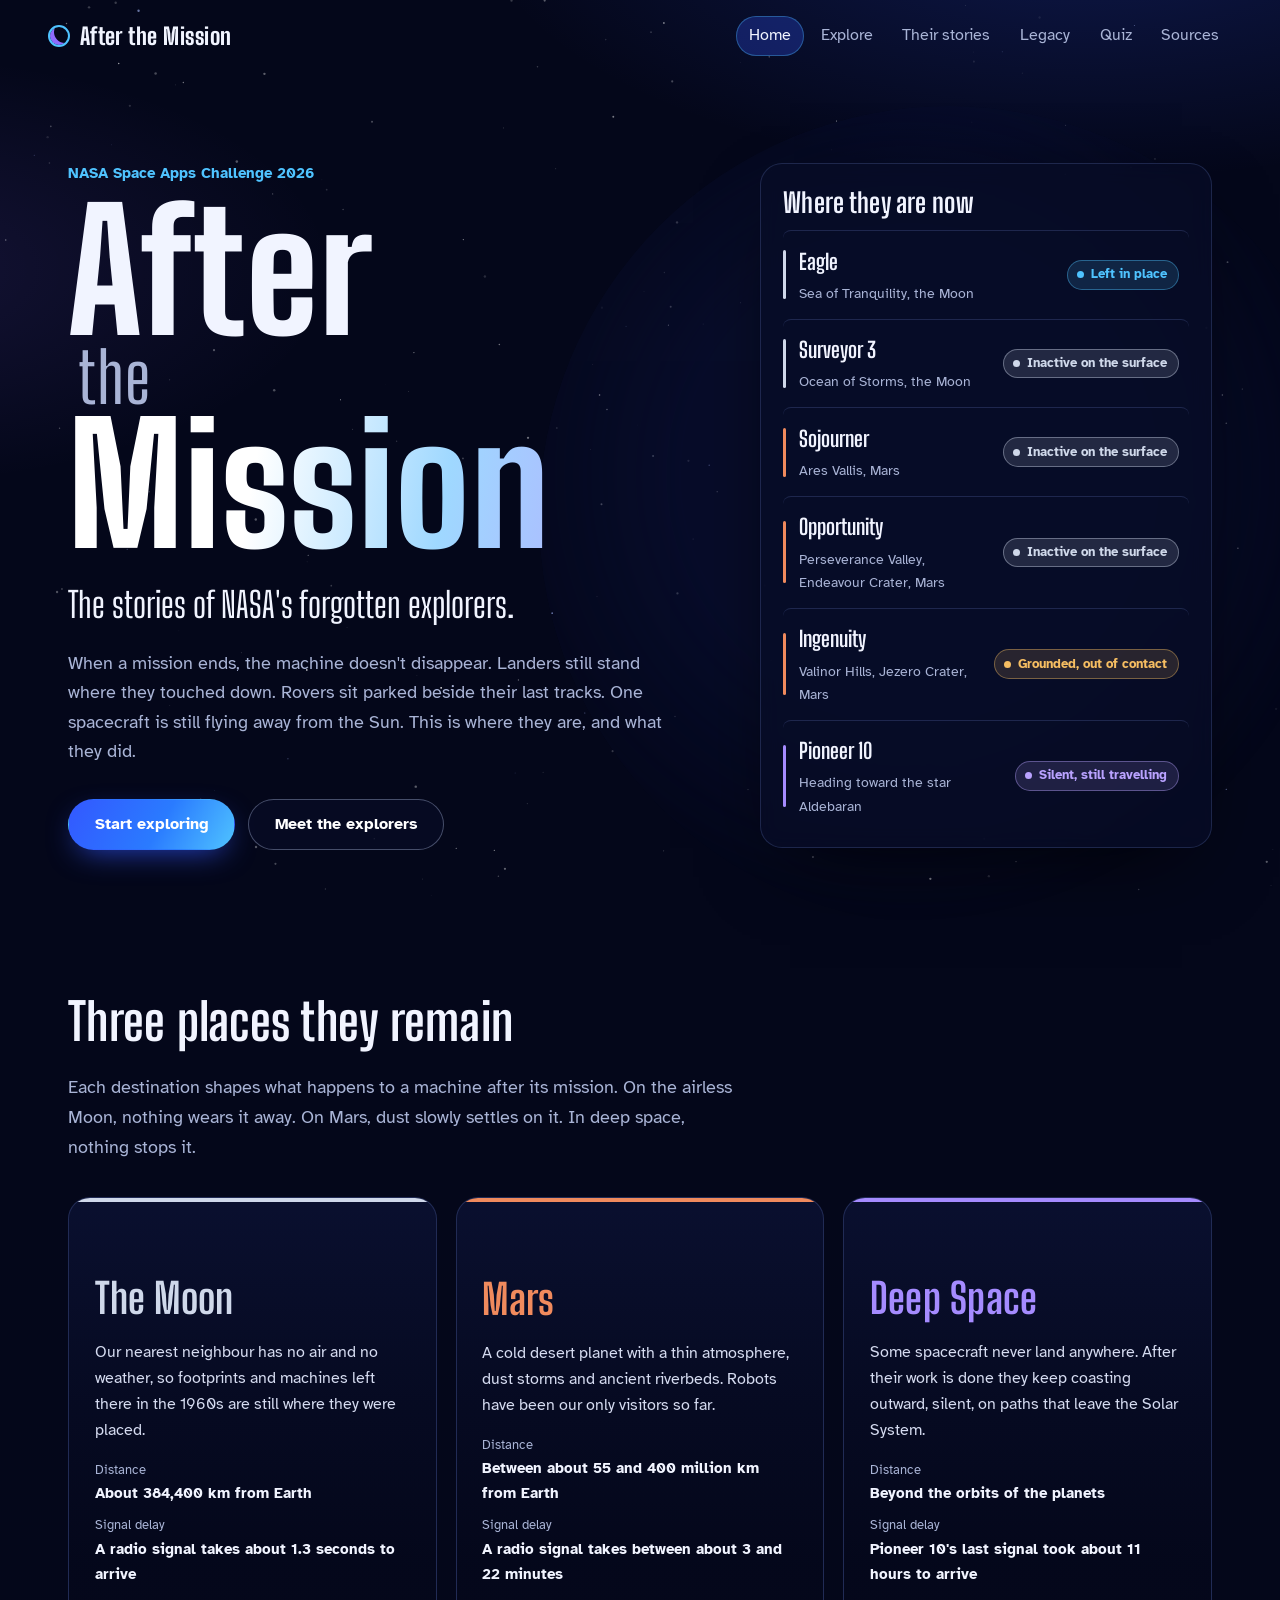
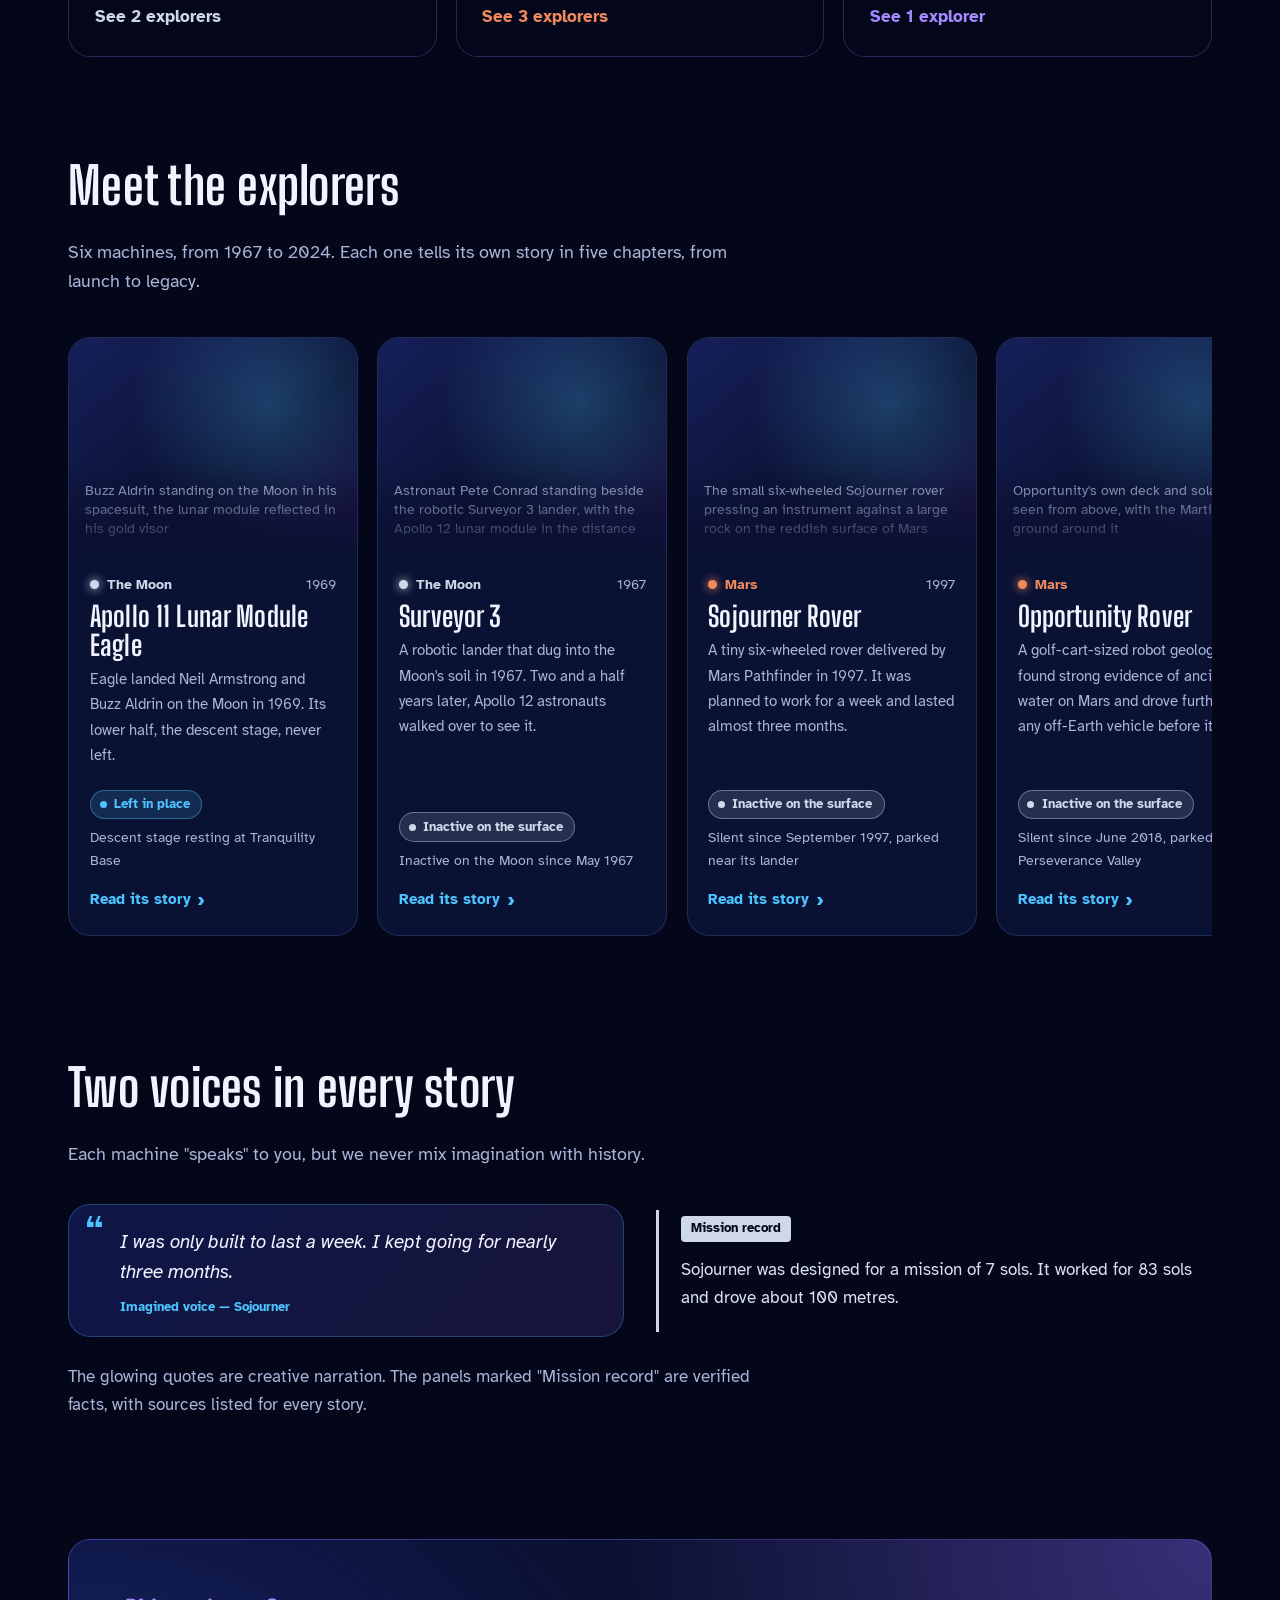
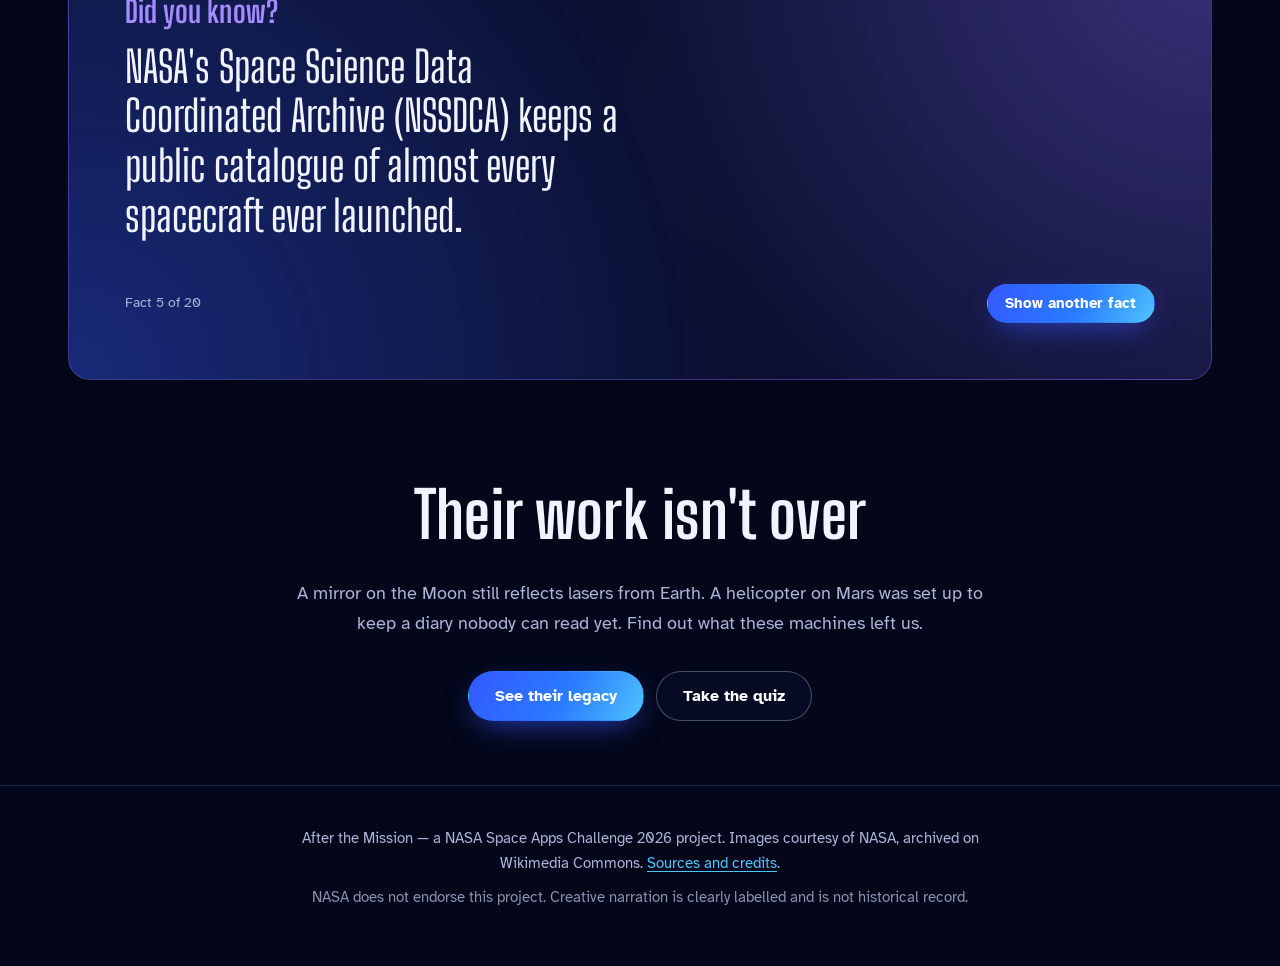
<file: index.html>
<!DOCTYPE html>
<html lang="en">
<head>
  <meta charset="UTF-8">
  <meta name="viewport" content="width=device-width, initial-scale=1.0">
  <title>After the Mission — The Stories of NASA's Forgotten Explorers</title>
  <meta name="description" content="An interactive space museum telling the stories of NASA machines left on the Moon, on Mars and in deep space.">
  <link rel="icon" href="assets/favicon.svg" type="image/svg+xml">
  <link rel="preconnect" href="https://fonts.googleapis.com">
  <link rel="preconnect" href="https://fonts.gstatic.com" crossorigin>
  <link href="https://fonts.googleapis.com/css2?family=Atkinson+Hyperlegible:ital,wght@0,400;0,700;1,400&family=Big+Shoulders+Display:wght@500;700;800&display=swap" rel="stylesheet">
  <link rel="stylesheet" href="css/style.css">
</head>
<body data-page="home">
  <canvas id="starfield" aria-hidden="true"></canvas>
  <a class="skip-link" href="#main">Skip to content</a>

  <!-- ===== Navigation (same on every page) ===== -->
  <header class="site-nav">
    <a class="wordmark" href="index.html">After the Mission</a>
    <button class="nav-toggle" aria-expanded="false" aria-controls="nav-links">Menu</button>
    <nav class="nav-links" id="nav-links" aria-label="Main">
      <a href="index.html" data-page="home">Home</a>
      <a href="explore.html" data-page="explore">Explore</a>
      <a href="story.html" data-page="story">Their stories</a>
      <a href="legacy.html" data-page="legacy">Legacy</a>
      <a href="quiz.html" data-page="quiz">Quiz</a>
      <a href="sources.html" data-page="sources">Sources</a>
    </nav>
  </header>

  <main id="main">
    <!-- ===== Hero ===== -->
    <section class="hero">
      <div class="hero-planet" data-image="earthrise11" data-width="1800" data-background></div>
      <div class="hero-copy">
        <p class="hero-kicker">NASA Space Apps Challenge 2026</p>
        <h1 class="hero-title"><span>After</span><span>the</span><span>Mission</span></h1>
        <p class="hero-tagline">The stories of NASA's forgotten explorers.</p>
        <p class="hero-intro">When a mission ends, the machine doesn't disappear. Landers still stand where they touched down. Rovers sit parked beside their last tracks. One spacecraft is still flying away from the Sun. This is where they are, and what they did.</p>
        <div class="hero-actions">
          <a class="button" href="explore.html">Start exploring</a>
          <a class="button button-ghost" href="#explorers">Meet the explorers</a>
        </div>
      </div>

      <aside class="manifest" aria-labelledby="manifest-title">
        <h2 id="manifest-title">Where they are now</h2>
        <ul id="manifest-list" class="manifest-list"></ul>
      </aside>
    </section>

    <!-- ===== Destinations ===== -->
    <section class="section" id="destinations">
      <div class="section-head">
        <h2>Three places they remain</h2>
        <p>Each destination shapes what happens to a machine after its mission. On the airless Moon, nothing wears it away. On Mars, dust slowly settles on it. In deep space, nothing stops it.</p>
      </div>
      <div class="destination-panels" id="destination-panels"></div>
    </section>

    <!-- ===== Explorers ===== -->
    <section class="section" id="explorers">
      <div class="section-head">
        <h2>Meet the explorers</h2>
        <p>Six machines, from 1967 to 2024. Each one tells its own story in five chapters, from launch to legacy.</p>
      </div>
      <div class="explorer-rail" id="explorer-rail"></div>
    </section>

    <!-- ===== How stories work ===== -->
    <section class="section how-to-read">
      <div class="section-head">
        <h2>Two voices in every story</h2>
        <p>Each machine "speaks" to you, but we never mix imagination with history.</p>
      </div>
      <div class="read-pair">
        <blockquote class="voice">
          <p>I was only built to last a week. I kept going for nearly three months.</p>
          <footer>Imagined voice — Sojourner</footer>
        </blockquote>
        <div class="record">
          <p class="record-label">Mission record</p>
          <p>Sojourner was designed for a mission of 7 sols. It worked for 83 sols and drove about 100 metres.</p>
        </div>
      </div>
      <p class="read-note">The glowing quotes are creative narration. The panels marked "Mission record" are verified facts, with sources listed for every story.</p>
    </section>

    <!-- ===== Did you know ===== -->
    <section class="section dyk" aria-labelledby="dyk-title">
      <div class="dyk-card">
        <h2 id="dyk-title">Did you know?</h2>
        <p id="dyk-text" class="dyk-text"></p>
        <div class="dyk-footer">
          <span id="dyk-count"></span>
          <button type="button" class="button button-small" id="dyk-next">Show another fact</button>
        </div>
      </div>
    </section>

    <!-- ===== Closing ===== -->
    <section class="section closing">
      <h2>Their work isn't over</h2>
      <p>A mirror on the Moon still reflects lasers from Earth. A helicopter on Mars was set up to keep a diary nobody can read yet. Find out what these machines left us.</p>
      <div class="hero-actions">
        <a class="button" href="legacy.html">See their legacy</a>
        <a class="button button-ghost" href="quiz.html">Take the quiz</a>
      </div>
    </section>
  </main>

  <footer class="site-footer">
    <p>After the Mission — a NASA Space Apps Challenge 2026 project. Images courtesy of NASA, archived on Wikimedia Commons. <a href="sources.html">Sources and credits</a>.</p>
    <p class="footer-note">NASA does not endorse this project. Creative narration is clearly labelled and is not historical record.</p>
  </footer>

  <script src="js/equipment.js"></script>
  <script src="js/main.js"></script>
</body>
</html>
</file>
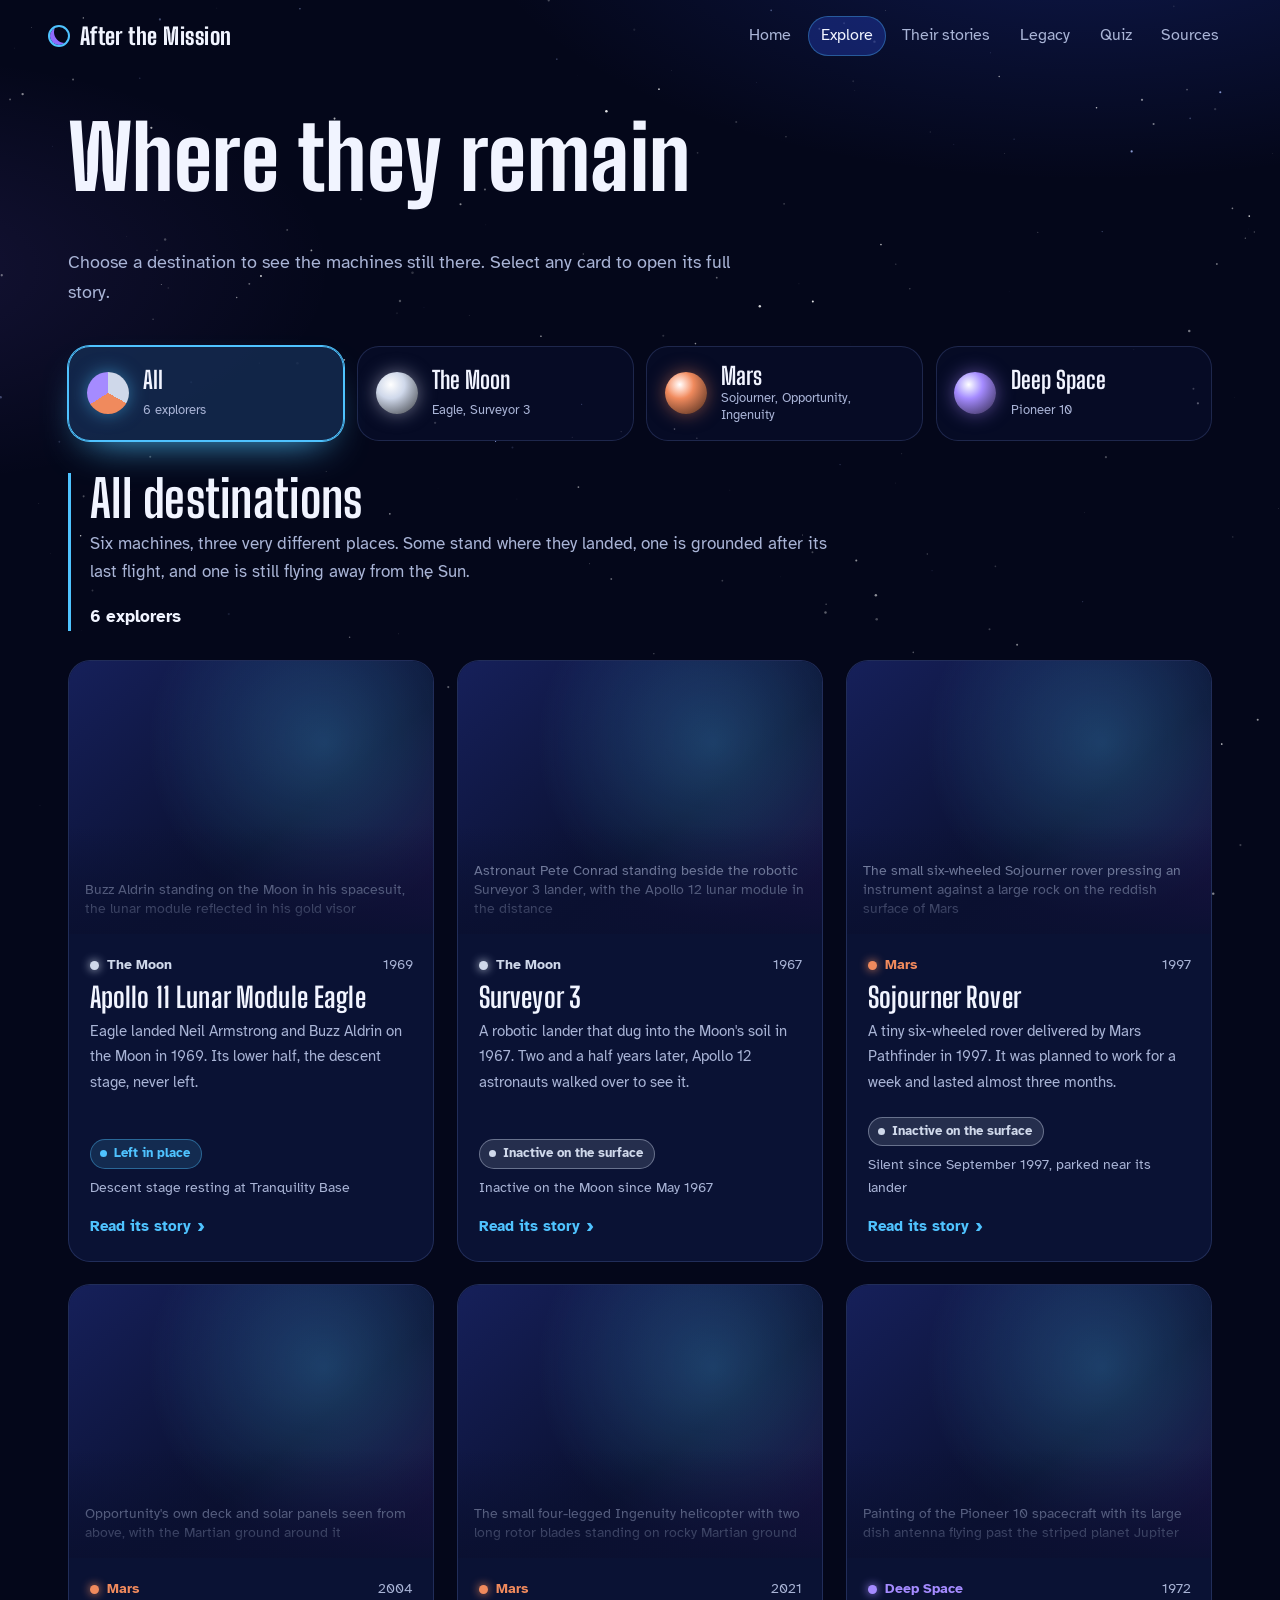
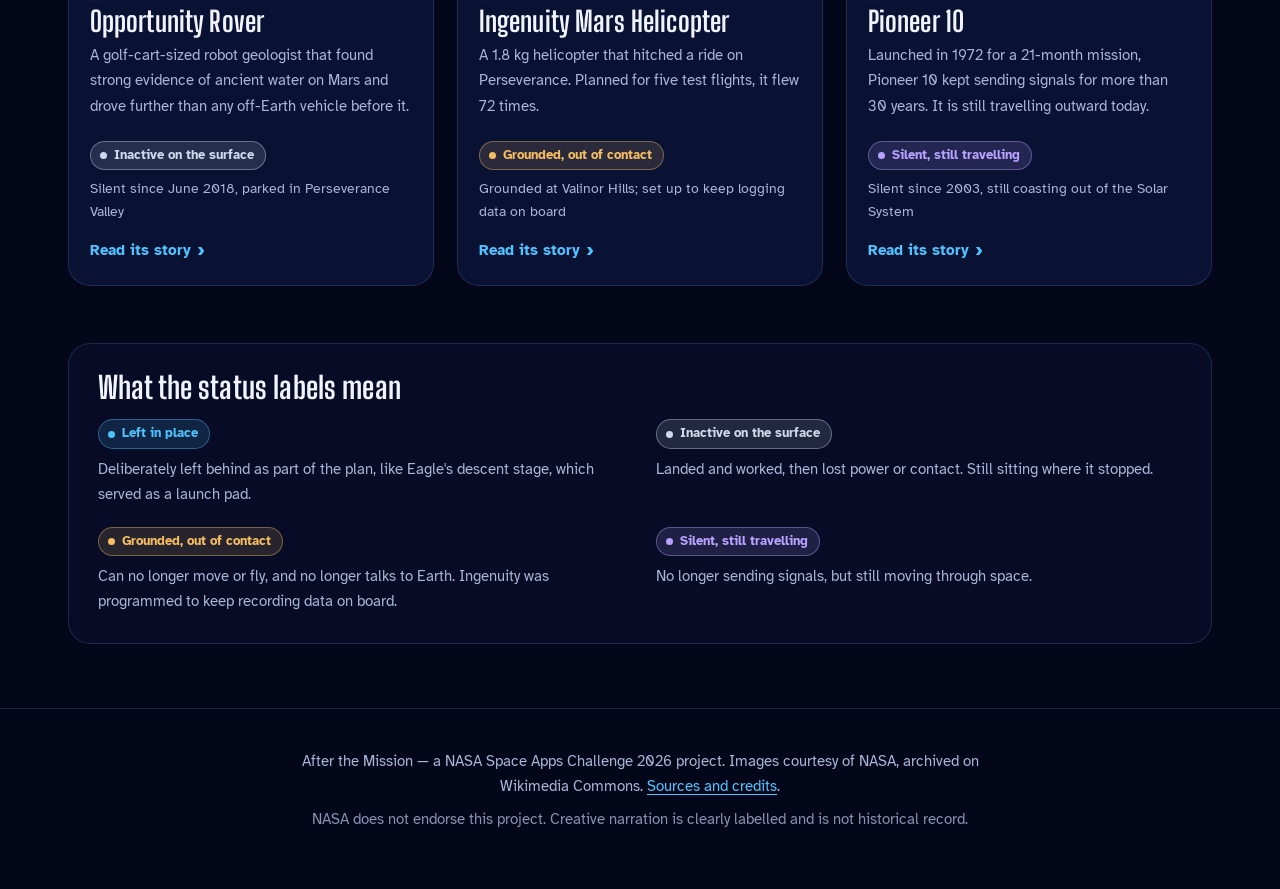
<file: explore.html>
<!DOCTYPE html>
<html lang="en">
<head>
  <meta charset="UTF-8">
  <meta name="viewport" content="width=device-width, initial-scale=1.0">
  <title>Explore — After the Mission</title>
  <meta name="description" content="Explore NASA equipment left on the Moon, on Mars and in deep space.">
  <link rel="icon" href="assets/favicon.svg" type="image/svg+xml">
  <link rel="preconnect" href="https://fonts.googleapis.com">
  <link rel="preconnect" href="https://fonts.gstatic.com" crossorigin>
  <link href="https://fonts.googleapis.com/css2?family=Atkinson+Hyperlegible:ital,wght@0,400;0,700;1,400&family=Big+Shoulders+Display:wght@500;700;800&display=swap" rel="stylesheet">
  <link rel="stylesheet" href="css/style.css">
</head>
<body data-page="explore">
  <canvas id="starfield" aria-hidden="true"></canvas>
  <a class="skip-link" href="#main">Skip to content</a>

  <!-- ===== Navigation (same on every page) ===== -->
  <header class="site-nav">
    <a class="wordmark" href="index.html">After the Mission</a>
    <button class="nav-toggle" aria-expanded="false" aria-controls="nav-links">Menu</button>
    <nav class="nav-links" id="nav-links" aria-label="Main">
      <a href="index.html" data-page="home">Home</a>
      <a href="explore.html" data-page="explore">Explore</a>
      <a href="story.html" data-page="story">Their stories</a>
      <a href="legacy.html" data-page="legacy">Legacy</a>
      <a href="quiz.html" data-page="quiz">Quiz</a>
      <a href="sources.html" data-page="sources">Sources</a>
    </nav>
  </header>

  <main id="main" class="page">
    <header class="page-head">
      <h1>Where they remain</h1>
      <p>Choose a destination to see the machines still there. Select any card to open its full story.</p>
    </header>

    <div class="dest-tabs" role="tablist" aria-label="Choose a destination">
      <button type="button" class="dest-tab dest-all" role="tab" data-filter="all"><span class="tab-orb" aria-hidden="true"></span><span class="tab-name">All</span><span class="tab-sub">6 explorers</span></button>
      <button type="button" class="dest-tab dest-moon" role="tab" data-filter="moon"><span class="tab-orb" aria-hidden="true"></span><span class="tab-name">The Moon</span><span class="tab-sub">Eagle, Surveyor 3</span></button>
      <button type="button" class="dest-tab dest-mars" role="tab" data-filter="mars"><span class="tab-orb" aria-hidden="true"></span><span class="tab-name">Mars</span><span class="tab-sub">Sojourner, Opportunity, Ingenuity</span></button>
      <button type="button" class="dest-tab dest-deep" role="tab" data-filter="deep"><span class="tab-orb" aria-hidden="true"></span><span class="tab-name">Deep Space</span><span class="tab-sub">Pioneer 10</span></button>
    </div>

    <div class="destination-intro" id="destination-intro" aria-live="polite"></div>
    <div class="explore-grid" id="explore-grid"></div>

    <aside class="status-key" aria-labelledby="status-key-title">
      <h2 id="status-key-title">What the status labels mean</h2>
      <dl>
        <div><dt><span class="status status-left">Left in place</span></dt><dd>Deliberately left behind as part of the plan, like Eagle's descent stage, which served as a launch pad.</dd></div>
        <div><dt><span class="status status-inactive">Inactive on the surface</span></dt><dd>Landed and worked, then lost power or contact. Still sitting where it stopped.</dd></div>
        <div><dt><span class="status status-grounded">Grounded, out of contact</span></dt><dd>Can no longer move or fly, and no longer talks to Earth. Ingenuity was programmed to keep recording data on board.</dd></div>
        <div><dt><span class="status status-travelling">Silent, still travelling</span></dt><dd>No longer sending signals, but still moving through space.</dd></div>
      </dl>
    </aside>
  </main>

  <footer class="site-footer">
    <p>After the Mission — a NASA Space Apps Challenge 2026 project. Images courtesy of NASA, archived on Wikimedia Commons. <a href="sources.html">Sources and credits</a>.</p>
    <p class="footer-note">NASA does not endorse this project. Creative narration is clearly labelled and is not historical record.</p>
  </footer>

  <script src="js/equipment.js"></script>
  <script src="js/main.js"></script>
  <script src="js/explore.js"></script>
</body>
</html>
</file>
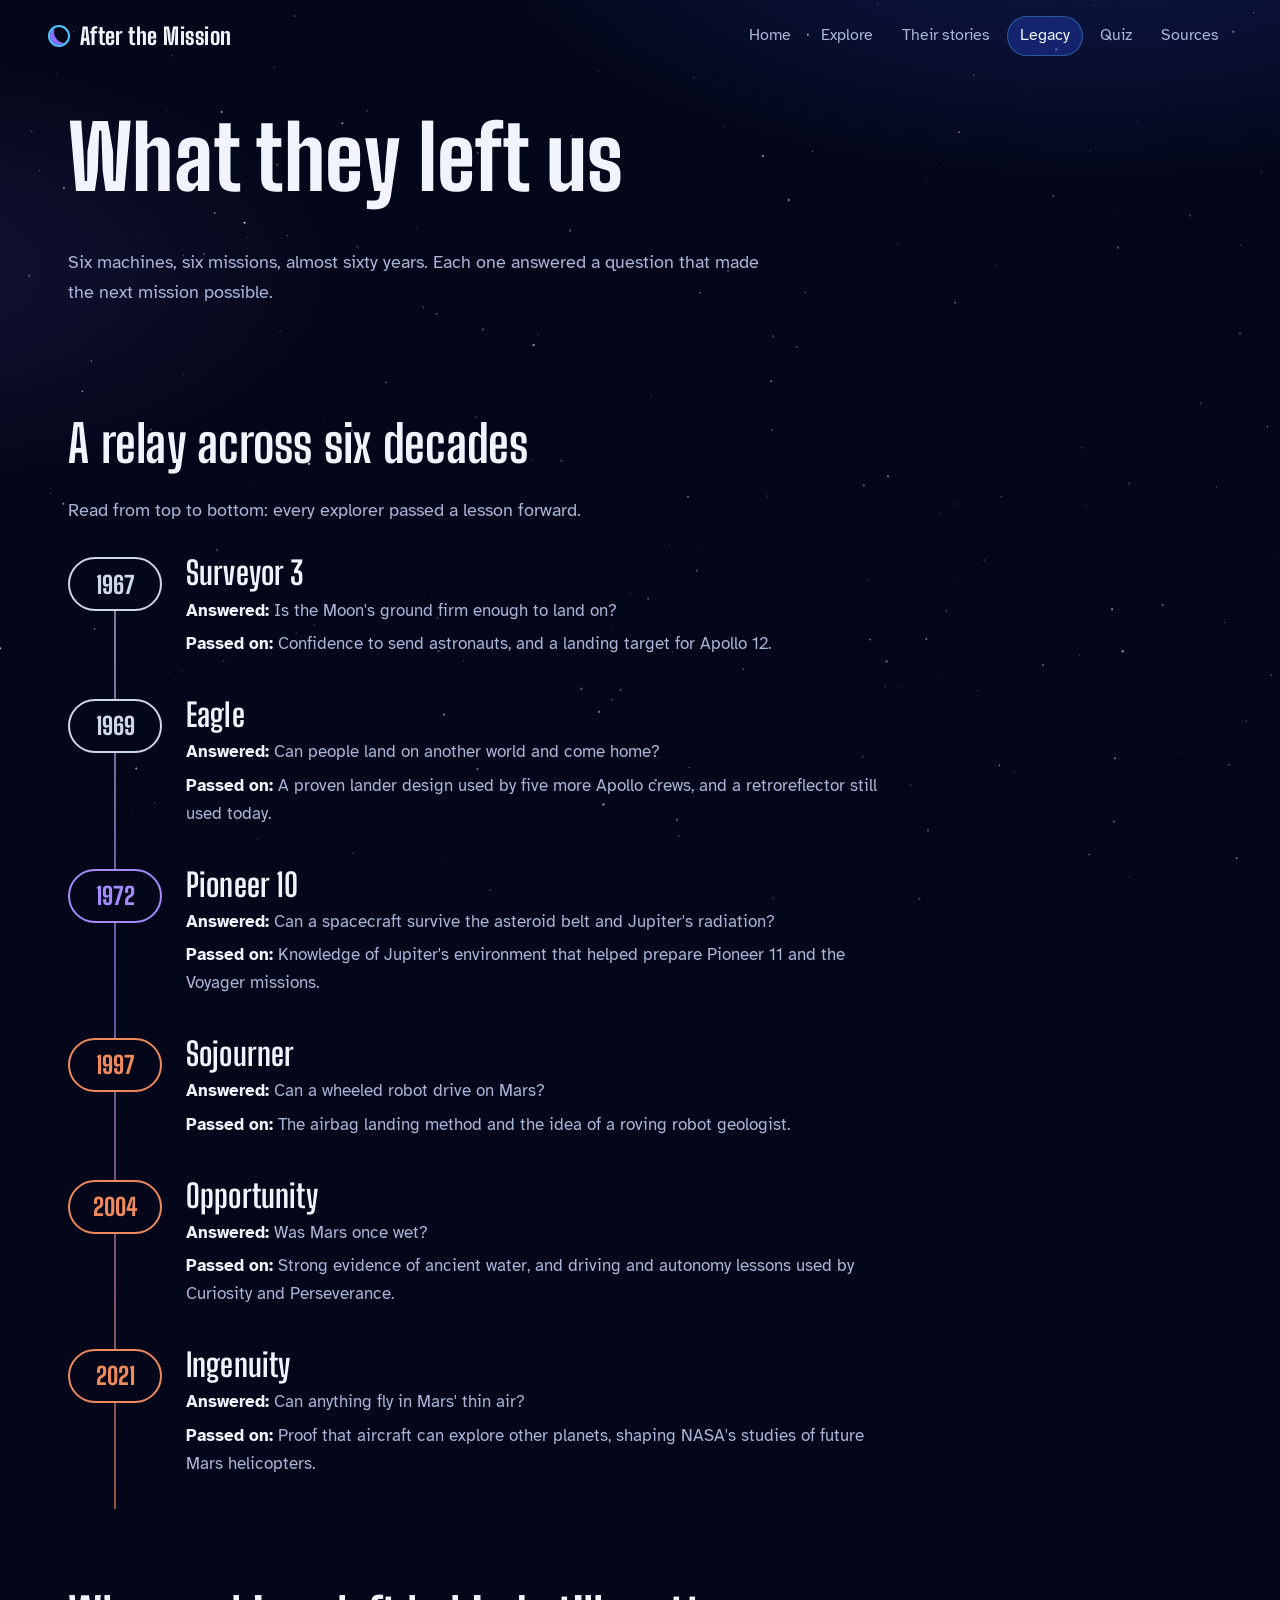
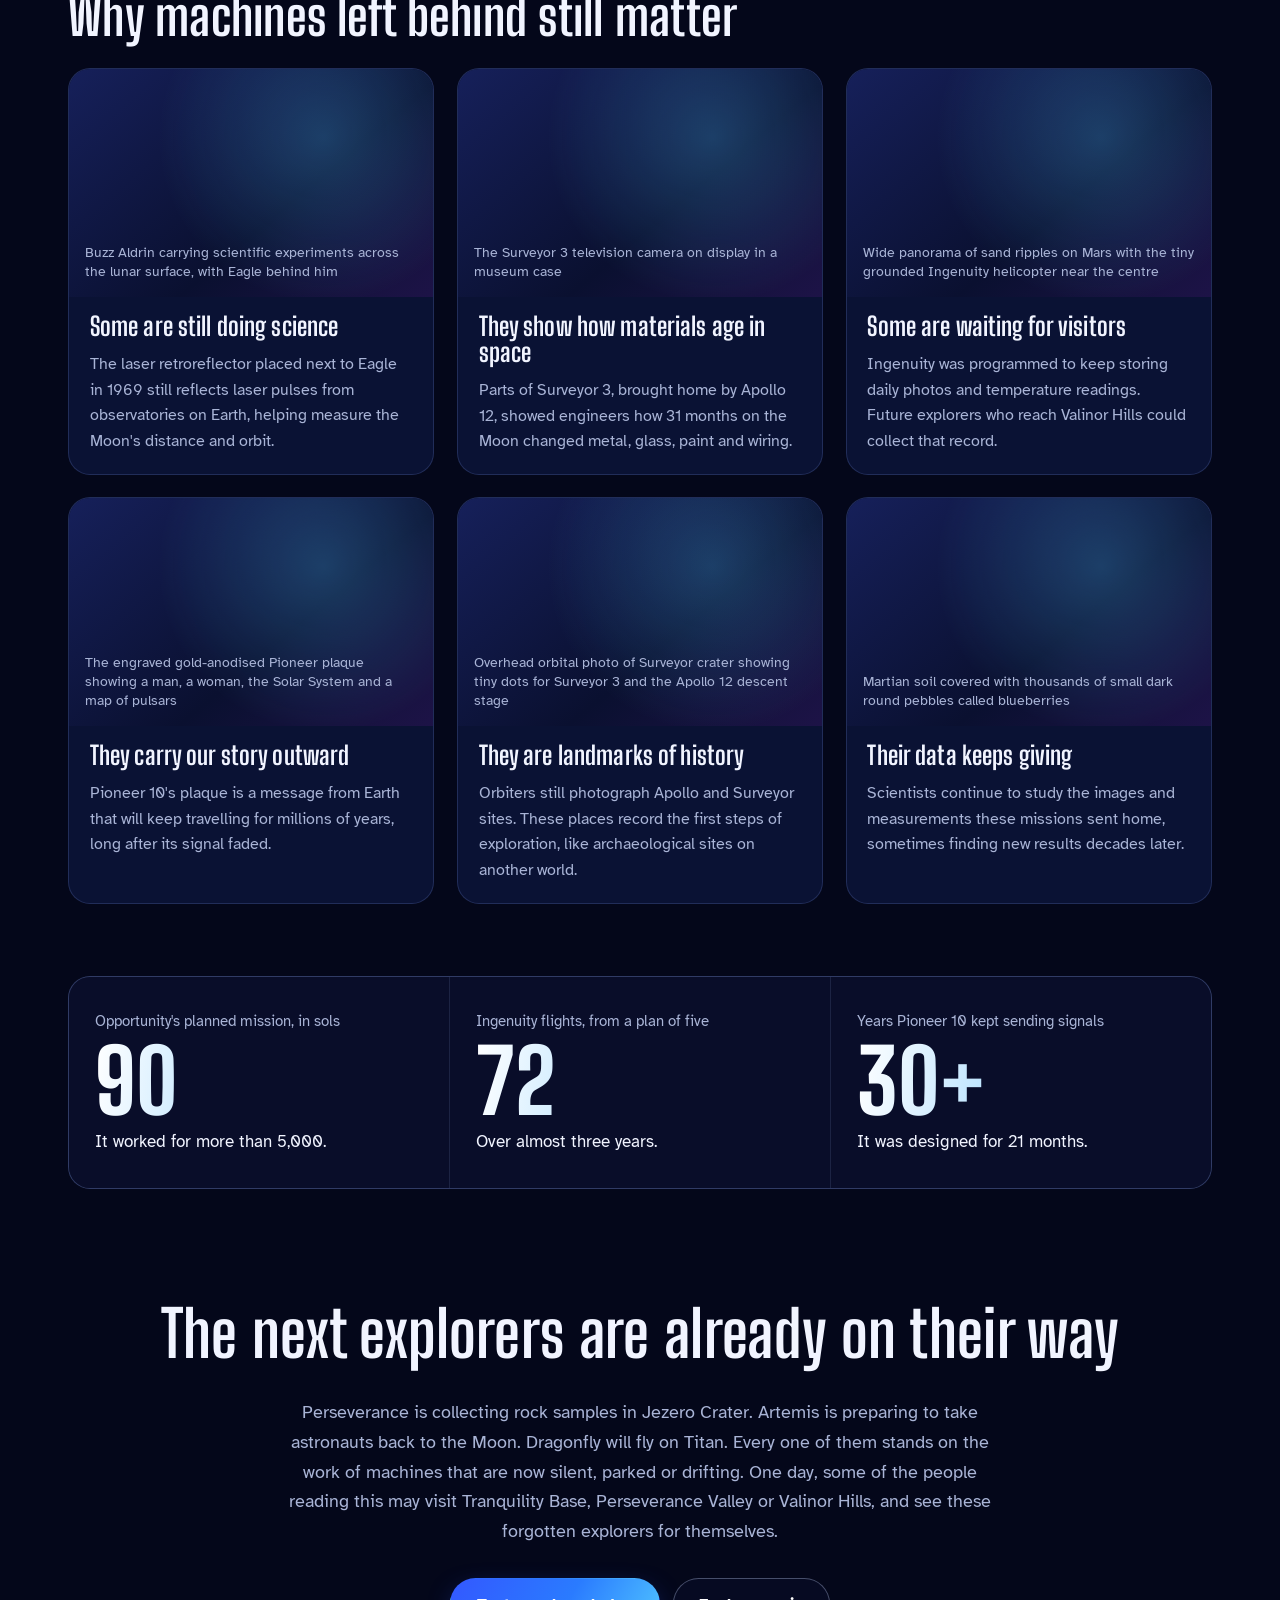
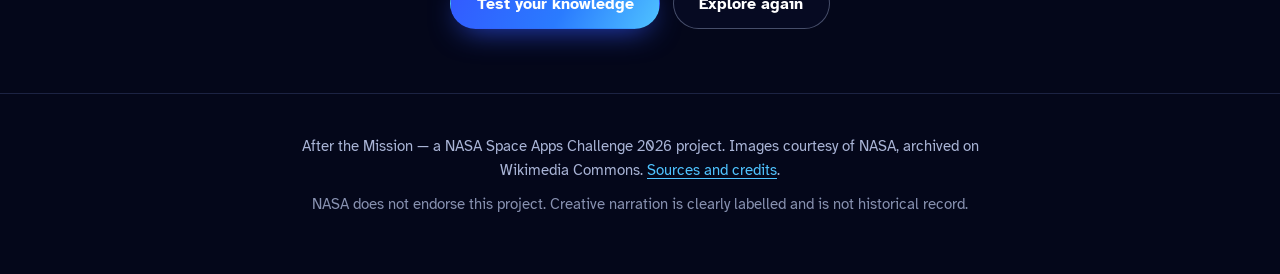
<file: legacy.html>
<!DOCTYPE html>
<html lang="en">
<head>
  <meta charset="UTF-8">
  <meta name="viewport" content="width=device-width, initial-scale=1.0">
  <title>Their Legacy — After the Mission</title>
  <meta name="description" content="What NASA's forgotten explorers left us.">
  <link rel="icon" href="assets/favicon.svg" type="image/svg+xml">
  <link rel="preconnect" href="https://fonts.googleapis.com">
  <link rel="preconnect" href="https://fonts.gstatic.com" crossorigin>
  <link href="https://fonts.googleapis.com/css2?family=Atkinson+Hyperlegible:ital,wght@0,400;0,700;1,400&family=Big+Shoulders+Display:wght@500;700;800&display=swap" rel="stylesheet">
  <link rel="stylesheet" href="css/style.css">
</head>
<body data-page="legacy">
  <canvas id="starfield" aria-hidden="true"></canvas>
  <a class="skip-link" href="#main">Skip to content</a>

  <!-- ===== Navigation (same on every page) ===== -->
  <header class="site-nav">
    <a class="wordmark" href="index.html">After the Mission</a>
    <button class="nav-toggle" aria-expanded="false" aria-controls="nav-links">Menu</button>
    <nav class="nav-links" id="nav-links" aria-label="Main">
      <a href="index.html" data-page="home">Home</a>
      <a href="explore.html" data-page="explore">Explore</a>
      <a href="story.html" data-page="story">Their stories</a>
      <a href="legacy.html" data-page="legacy">Legacy</a>
      <a href="quiz.html" data-page="quiz">Quiz</a>
      <a href="sources.html" data-page="sources">Sources</a>
    </nav>
  </header>

  <main id="main" class="page legacy-page">
    <header class="page-head legacy-head">
      <h1>What they left us</h1>
      <p>Six machines, six missions, almost sixty years. Each one answered a question that made the next mission possible.</p>
    </header>

    <!-- A chronological relay: each mission handed something to the next -->
    <section class="legacy-section">
      <h2>A relay across six decades</h2>
      <p class="section-lede">Read from top to bottom: every explorer passed a lesson forward.</p>
      <ol class="relay">
        <li class="relay-step dest-moon">
          <span class="relay-year">1967</span>
          <div><h3><a href="story.html?id=surveyor3">Surveyor 3</a></h3>
          <p><strong>Answered:</strong> Is the Moon's ground firm enough to land on?</p>
          <p><strong>Passed on:</strong> Confidence to send astronauts, and a landing target for Apollo 12.</p></div>
        </li>
        <li class="relay-step dest-moon">
          <span class="relay-year">1969</span>
          <div><h3><a href="story.html?id=eagle">Eagle</a></h3>
          <p><strong>Answered:</strong> Can people land on another world and come home?</p>
          <p><strong>Passed on:</strong> A proven lander design used by five more Apollo crews, and a retroreflector still used today.</p></div>
        </li>
        <li class="relay-step dest-deep">
          <span class="relay-year">1972</span>
          <div><h3><a href="story.html?id=pioneer10">Pioneer 10</a></h3>
          <p><strong>Answered:</strong> Can a spacecraft survive the asteroid belt and Jupiter's radiation?</p>
          <p><strong>Passed on:</strong> Knowledge of Jupiter's environment that helped prepare Pioneer 11 and the Voyager missions.</p></div>
        </li>
        <li class="relay-step dest-mars">
          <span class="relay-year">1997</span>
          <div><h3><a href="story.html?id=sojourner">Sojourner</a></h3>
          <p><strong>Answered:</strong> Can a wheeled robot drive on Mars?</p>
          <p><strong>Passed on:</strong> The airbag landing method and the idea of a roving robot geologist.</p></div>
        </li>
        <li class="relay-step dest-mars">
          <span class="relay-year">2004</span>
          <div><h3><a href="story.html?id=opportunity">Opportunity</a></h3>
          <p><strong>Answered:</strong> Was Mars once wet?</p>
          <p><strong>Passed on:</strong> Strong evidence of ancient water, and driving and autonomy lessons used by Curiosity and Perseverance.</p></div>
        </li>
        <li class="relay-step dest-mars">
          <span class="relay-year">2021</span>
          <div><h3><a href="story.html?id=ingenuity">Ingenuity</a></h3>
          <p><strong>Answered:</strong> Can anything fly in Mars' thin air?</p>
          <p><strong>Passed on:</strong> Proof that aircraft can explore other planets, shaping NASA's studies of future Mars helicopters.</p></div>
        </li>
      </ol>
    </section>

    <section class="legacy-section">
      <h2>Why machines left behind still matter</h2>
      <div class="legacy-grid">
        <article class="legacy-card">
          <div class="legacy-card-media" data-image="aldrinExperiment" data-width="900"></div>
          <h3>Some are still doing science</h3>
          <p>The laser retroreflector placed next to Eagle in 1969 still reflects laser pulses from observatories on Earth, helping measure the Moon's distance and orbit.</p>
        </article>
        <article class="legacy-card">
          <div class="legacy-card-media" data-image="surveyorCamera" data-width="900"></div>
          <h3>They show how materials age in space</h3>
          <p>Parts of Surveyor 3, brought home by Apollo 12, showed engineers how 31 months on the Moon changed metal, glass, paint and wiring.</p>
        </article>
        <article class="legacy-card">
          <div class="legacy-card-media" data-image="ingenuityValinor" data-width="900"></div>
          <h3>Some are waiting for visitors</h3>
          <p>Ingenuity was programmed to keep storing daily photos and temperature readings. Future explorers who reach Valinor Hills could collect that record.</p>
        </article>
        <article class="legacy-card">
          <div class="legacy-card-media" data-image="pioneerPlaque" data-width="900"></div>
          <h3>They carry our story outward</h3>
          <p>Pioneer 10's plaque is a message from Earth that will keep travelling for millions of years, long after its signal faded.</p>
        </article>
        <article class="legacy-card">
          <div class="legacy-card-media" data-image="surveyorLRO" data-width="900"></div>
          <h3>They are landmarks of history</h3>
          <p>Orbiters still photograph Apollo and Surveyor sites. These places record the first steps of exploration, like archaeological sites on another world.</p>
        </article>
        <article class="legacy-card">
          <div class="legacy-card-media" data-image="oppyBlueberries" data-width="900"></div>
          <h3>Their data keeps giving</h3>
          <p>Scientists continue to study the images and measurements these missions sent home, sometimes finding new results decades later.</p>
        </article>
      </div>
    </section>

    <section class="legacy-section stats-band" aria-label="Missions in numbers">
      <dl class="big-numbers">
        <div><dt>Opportunity's planned mission, in sols</dt><dd>90</dd><p>It worked for more than 5,000.</p></div>
        <div><dt>Ingenuity flights, from a plan of five</dt><dd>72</dd><p>Over almost three years.</p></div>
        <div><dt>Years Pioneer 10 kept sending signals</dt><dd>30+</dd><p>It was designed for 21 months.</p></div>
      </dl>
    </section>

    <section class="section closing legacy-closing">
      <h2>The next explorers are already on their way</h2>
      <p>Perseverance is collecting rock samples in Jezero Crater. Artemis is preparing to take astronauts back to the Moon. Dragonfly will fly on Titan. Every one of them stands on the work of machines that are now silent, parked or drifting. One day, some of the people reading this may visit Tranquility Base, Perseverance Valley or Valinor Hills, and see these forgotten explorers for themselves.</p>
      <div class="hero-actions">
        <a class="button" href="quiz.html">Test your knowledge</a>
        <a class="button button-ghost" href="explore.html">Explore again</a>
      </div>
    </section>
  </main>

  <footer class="site-footer">
    <p>After the Mission — a NASA Space Apps Challenge 2026 project. Images courtesy of NASA, archived on Wikimedia Commons. <a href="sources.html">Sources and credits</a>.</p>
    <p class="footer-note">NASA does not endorse this project. Creative narration is clearly labelled and is not historical record.</p>
  </footer>

  <script src="js/equipment.js"></script>
  <script src="js/main.js"></script>
</body>
</html>
</file>
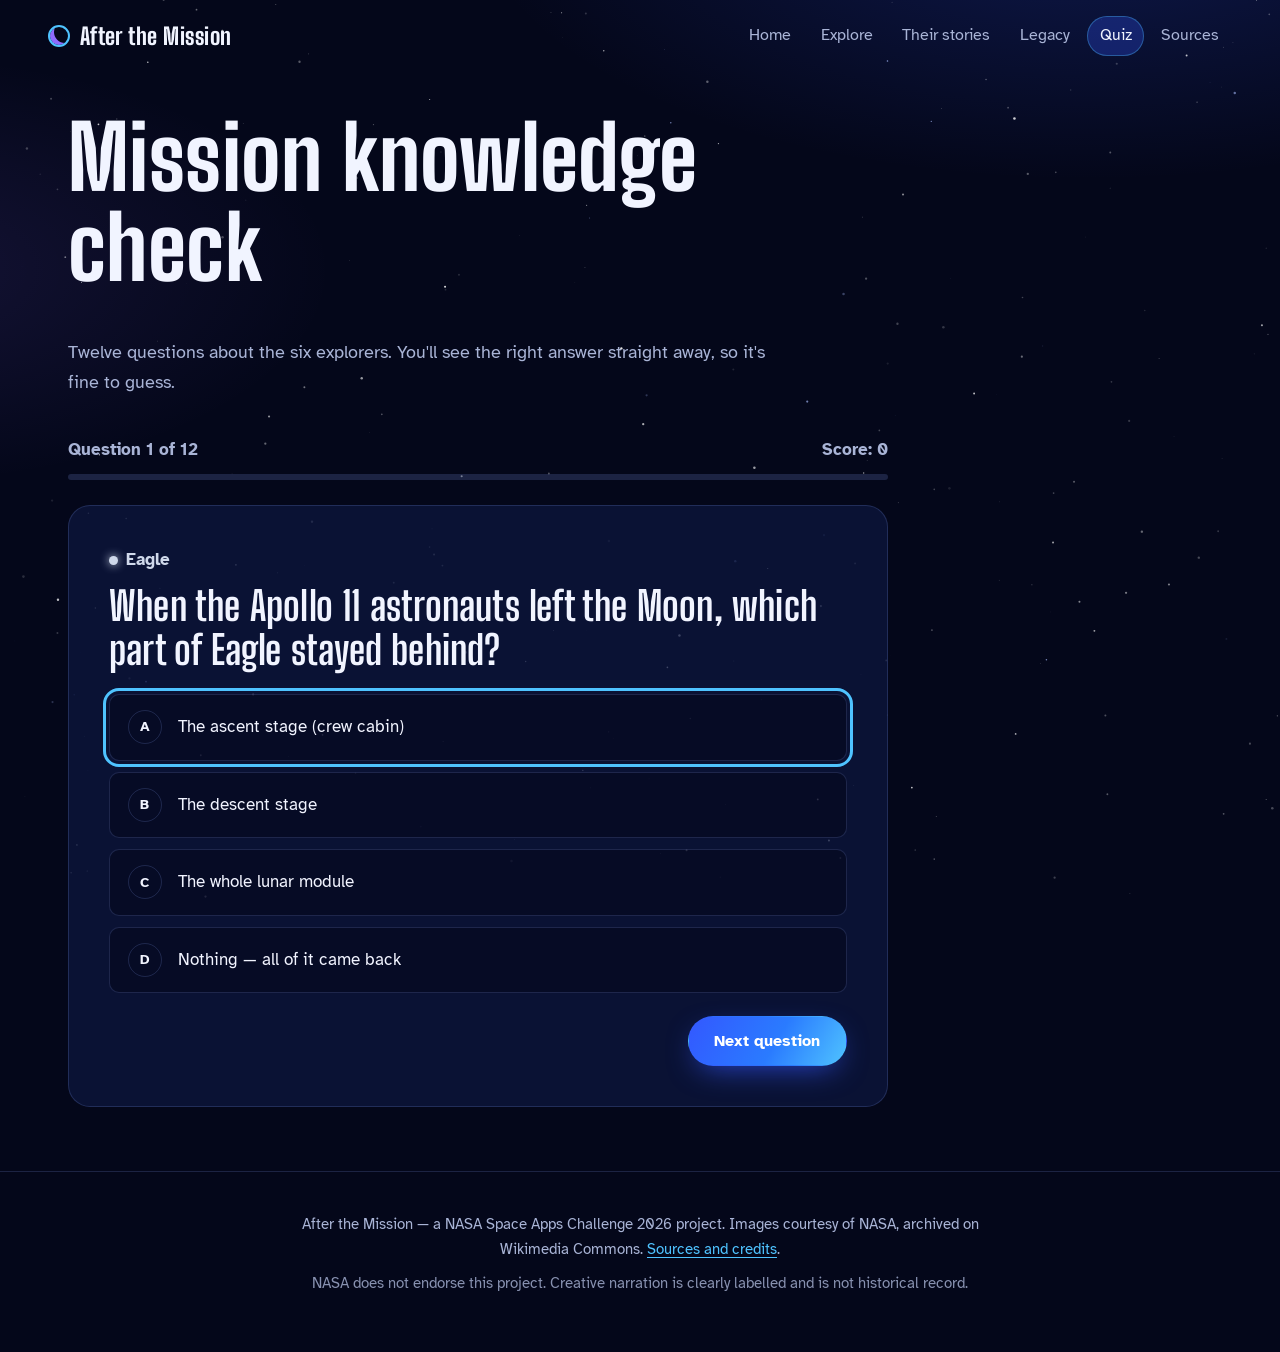
<file: quiz.html>
<!DOCTYPE html>
<html lang="en">
<head>
  <meta charset="UTF-8">
  <meta name="viewport" content="width=device-width, initial-scale=1.0">
  <title>Quiz — After the Mission</title>
  <meta name="description" content="Test what you learned about NASA's forgotten explorers.">
  <link rel="icon" href="assets/favicon.svg" type="image/svg+xml">
  <link rel="preconnect" href="https://fonts.googleapis.com">
  <link rel="preconnect" href="https://fonts.gstatic.com" crossorigin>
  <link href="https://fonts.googleapis.com/css2?family=Atkinson+Hyperlegible:ital,wght@0,400;0,700;1,400&family=Big+Shoulders+Display:wght@500;700;800&display=swap" rel="stylesheet">
  <link rel="stylesheet" href="css/style.css">
</head>
<body data-page="quiz">
  <canvas id="starfield" aria-hidden="true"></canvas>
  <a class="skip-link" href="#main">Skip to content</a>

  <!-- ===== Navigation (same on every page) ===== -->
  <header class="site-nav">
    <a class="wordmark" href="index.html">After the Mission</a>
    <button class="nav-toggle" aria-expanded="false" aria-controls="nav-links">Menu</button>
    <nav class="nav-links" id="nav-links" aria-label="Main">
      <a href="index.html" data-page="home">Home</a>
      <a href="explore.html" data-page="explore">Explore</a>
      <a href="story.html" data-page="story">Their stories</a>
      <a href="legacy.html" data-page="legacy">Legacy</a>
      <a href="quiz.html" data-page="quiz">Quiz</a>
      <a href="sources.html" data-page="sources">Sources</a>
    </nav>
  </header>

  <main id="main" class="page quiz-page">
    <header class="page-head">
      <h1>Mission knowledge check</h1>
      <p>Twelve questions about the six explorers. You'll see the right answer straight away, so it's fine to guess.</p>
    </header>
    <div class="quiz" id="quiz">
      <div class="quiz-status">
        <span id="quiz-progress-text"></span>
        <span id="quiz-score"></span>
      </div>
      <div class="quiz-progress" aria-hidden="true"><div class="quiz-progress-fill" id="quiz-progress-fill"></div></div>
      <div class="quiz-card" id="quiz-card"></div>
      <div class="quiz-results" id="quiz-results" hidden aria-live="polite"></div>
    </div>
  </main>

  <footer class="site-footer">
    <p>After the Mission — a NASA Space Apps Challenge 2026 project. Images courtesy of NASA, archived on Wikimedia Commons. <a href="sources.html">Sources and credits</a>.</p>
    <p class="footer-note">NASA does not endorse this project. Creative narration is clearly labelled and is not historical record.</p>
  </footer>

  <script src="js/equipment.js"></script>
  <script src="js/main.js"></script>
  <script src="js/quiz.js"></script>
</body>
</html>
</file>
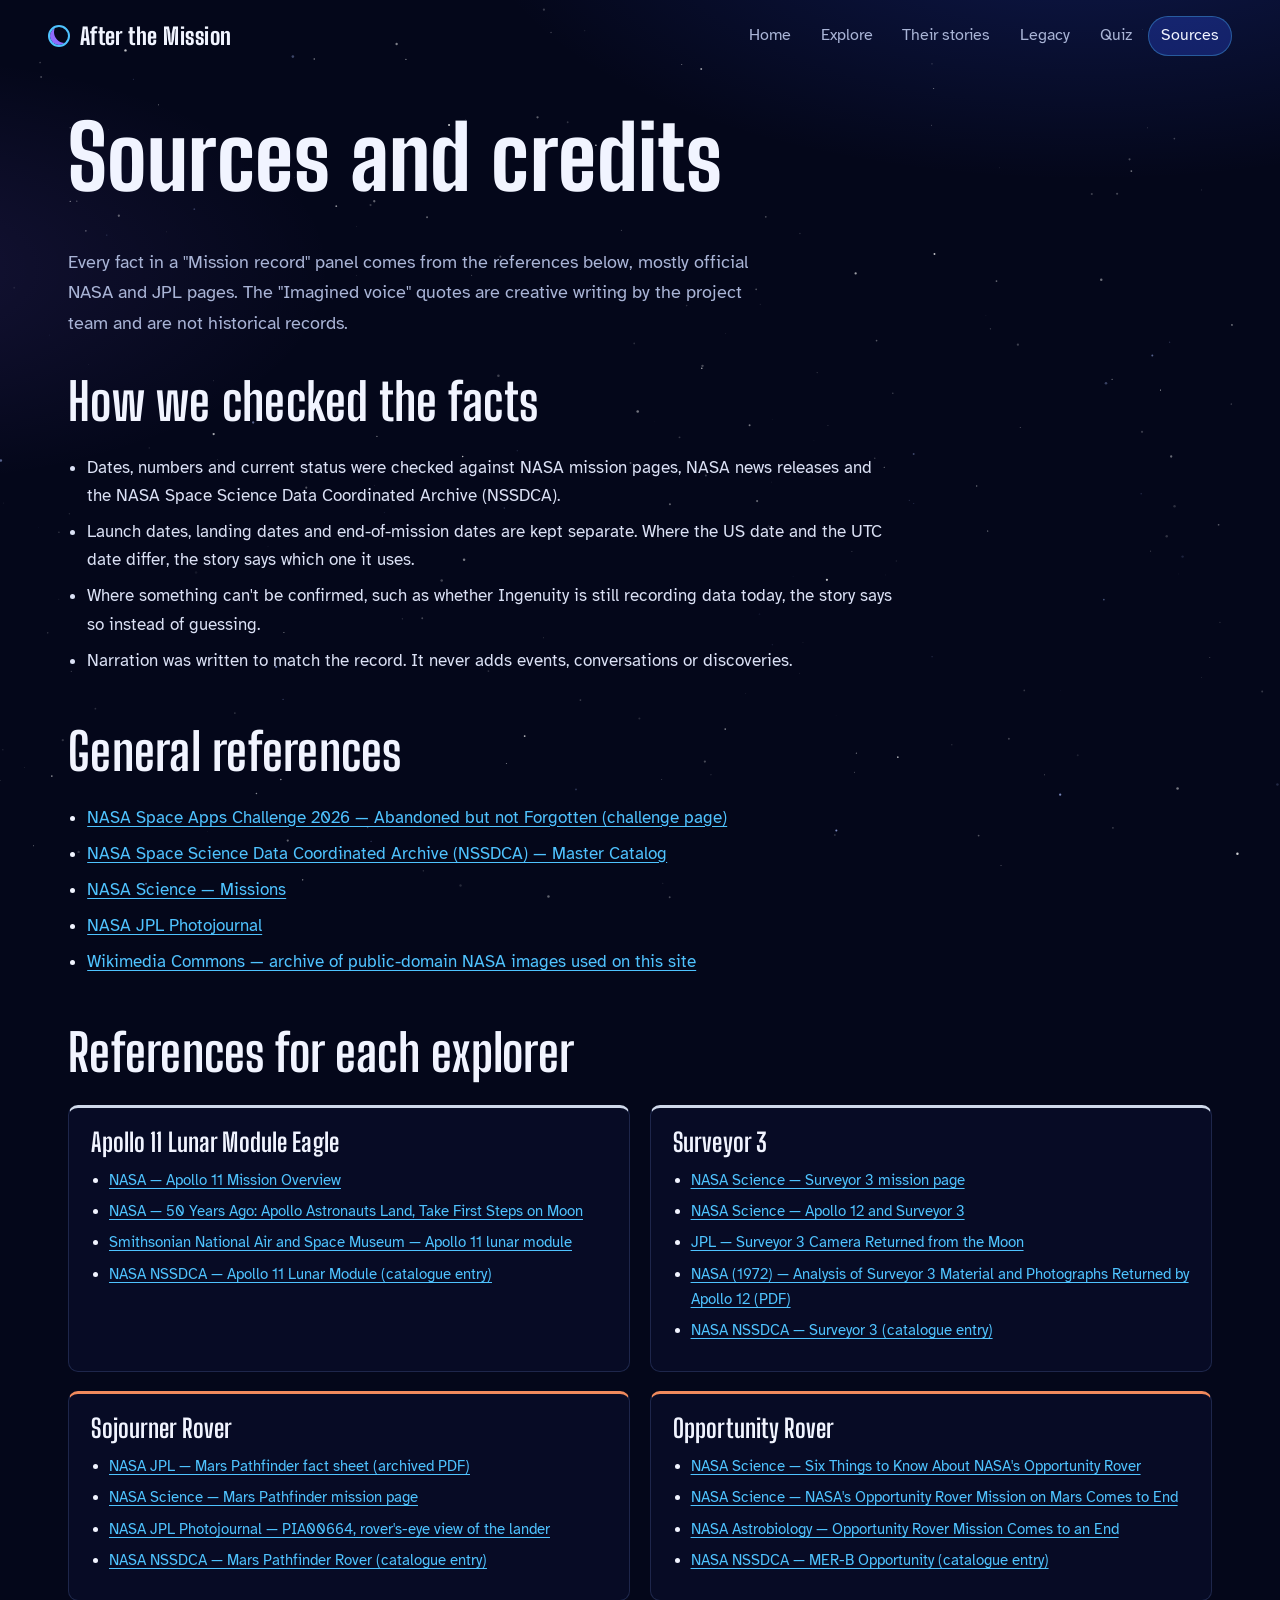
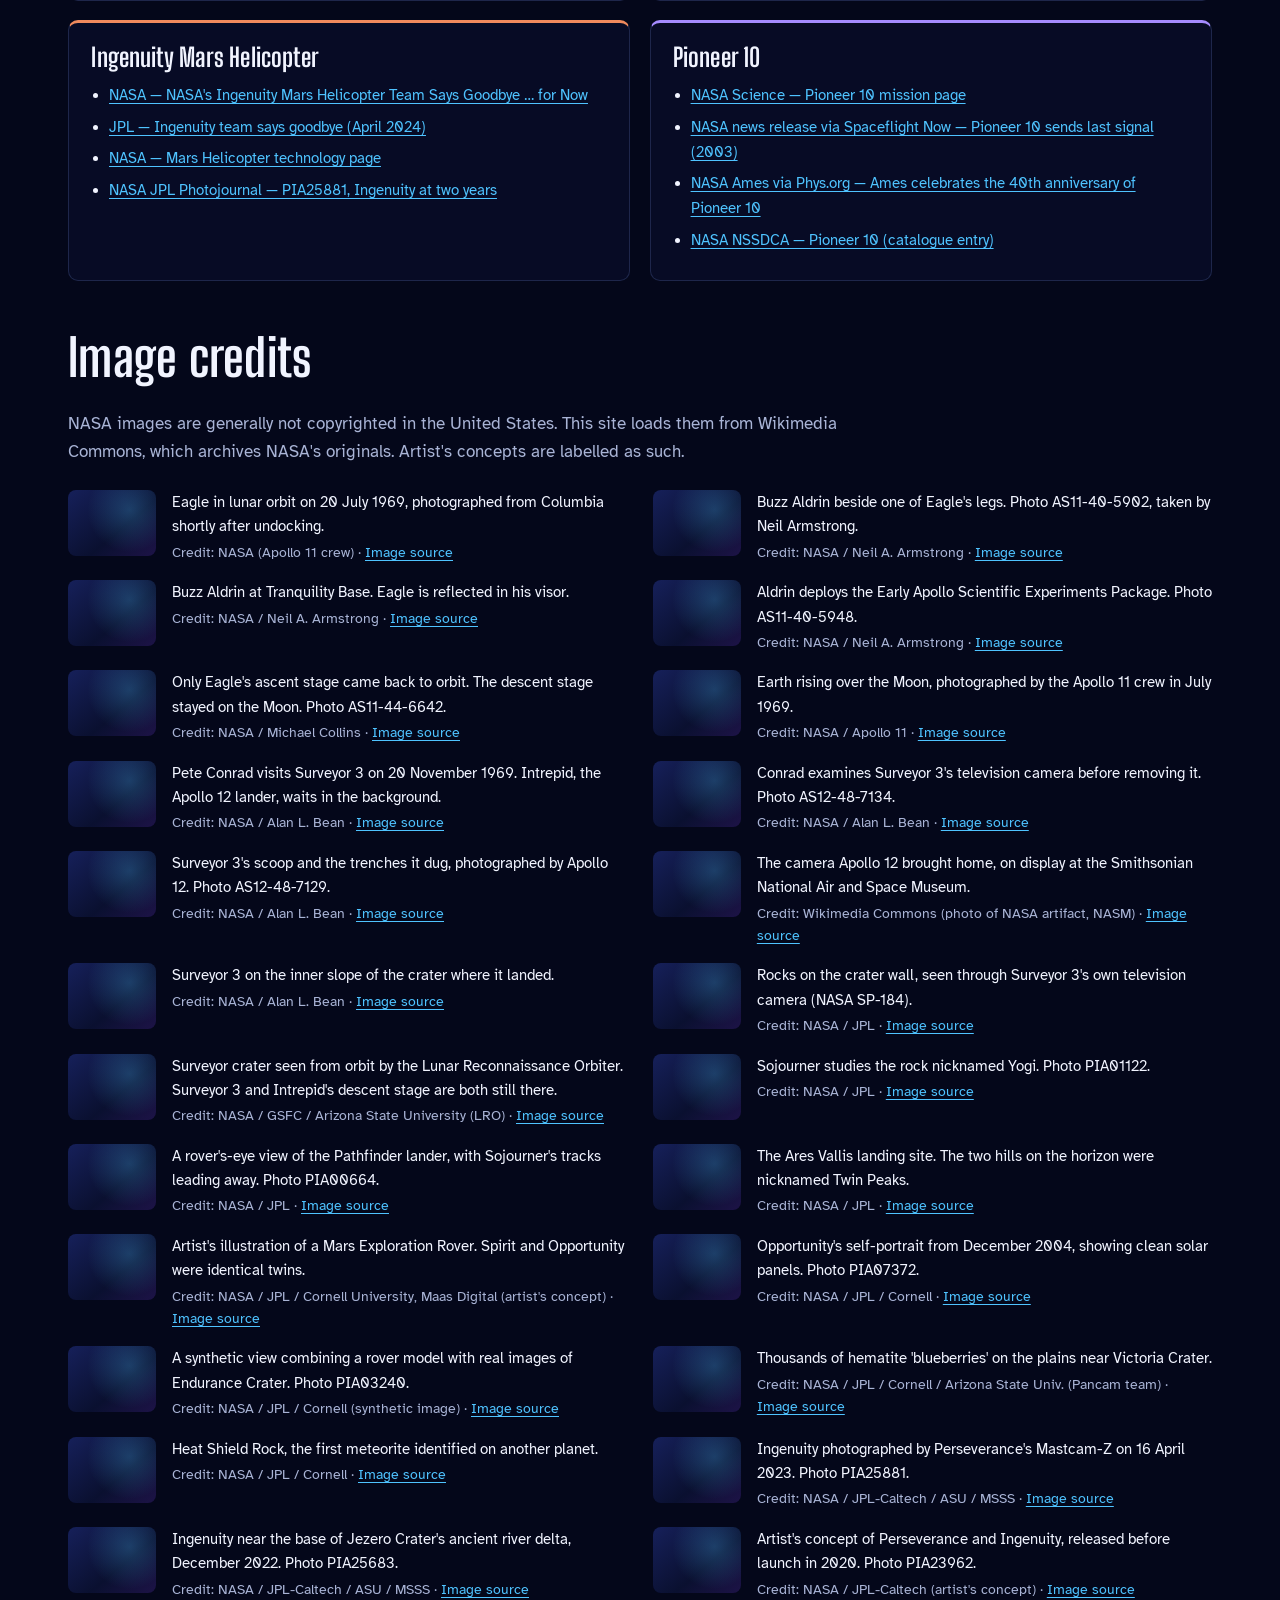
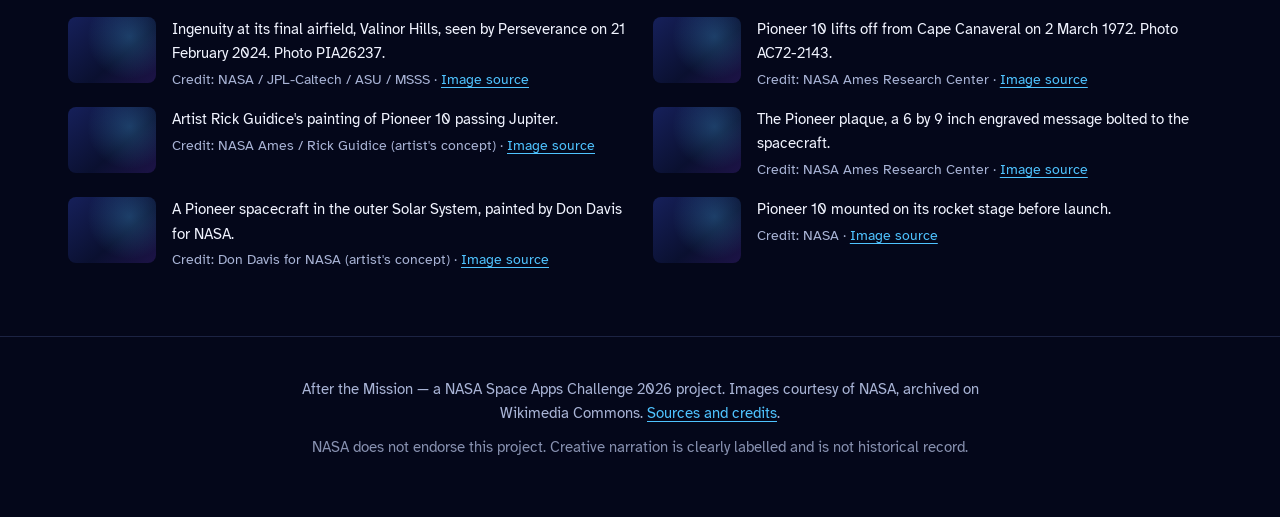
<file: sources.html>
<!DOCTYPE html>
<html lang="en">
<head>
  <meta charset="UTF-8">
  <meta name="viewport" content="width=device-width, initial-scale=1.0">
  <title>Sources and Credits — After the Mission</title>
  <meta name="description" content="References and image credits for After the Mission.">
  <link rel="icon" href="assets/favicon.svg" type="image/svg+xml">
  <link rel="preconnect" href="https://fonts.googleapis.com">
  <link rel="preconnect" href="https://fonts.gstatic.com" crossorigin>
  <link href="https://fonts.googleapis.com/css2?family=Atkinson+Hyperlegible:ital,wght@0,400;0,700;1,400&family=Big+Shoulders+Display:wght@500;700;800&display=swap" rel="stylesheet">
  <link rel="stylesheet" href="css/style.css">
</head>
<body data-page="sources">
  <canvas id="starfield" aria-hidden="true"></canvas>
  <a class="skip-link" href="#main">Skip to content</a>

  <!-- ===== Navigation (same on every page) ===== -->
  <header class="site-nav">
    <a class="wordmark" href="index.html">After the Mission</a>
    <button class="nav-toggle" aria-expanded="false" aria-controls="nav-links">Menu</button>
    <nav class="nav-links" id="nav-links" aria-label="Main">
      <a href="index.html" data-page="home">Home</a>
      <a href="explore.html" data-page="explore">Explore</a>
      <a href="story.html" data-page="story">Their stories</a>
      <a href="legacy.html" data-page="legacy">Legacy</a>
      <a href="quiz.html" data-page="quiz">Quiz</a>
      <a href="sources.html" data-page="sources">Sources</a>
    </nav>
  </header>

  <main id="main" class="page sources-page">
    <header class="page-head">
      <h1>Sources and credits</h1>
      <p>Every fact in a "Mission record" panel comes from the references below, mostly official NASA and JPL pages. The "Imagined voice" quotes are creative writing by the project team and are not historical records.</p>
    </header>

    <section class="sources-section">
      <h2>How we checked the facts</h2>
      <ul class="method-list">
        <li>Dates, numbers and current status were checked against NASA mission pages, NASA news releases and the NASA Space Science Data Coordinated Archive (NSSDCA).</li>
        <li>Launch dates, landing dates and end-of-mission dates are kept separate. Where the US date and the UTC date differ, the story says which one it uses.</li>
        <li>Where something can't be confirmed, such as whether Ingenuity is still recording data today, the story says so instead of guessing.</li>
        <li>Narration was written to match the record. It never adds events, conversations or discoveries.</li>
      </ul>
    </section>

    <section class="sources-section">
      <h2>General references</h2>
      <ul class="link-list" id="general-sources"></ul>
    </section>

    <section class="sources-section">
      <h2>References for each explorer</h2>
      <div class="source-grid" id="explorer-sources"></div>
    </section>

    <section class="sources-section">
      <h2>Image credits</h2>
      <p>NASA images are generally not copyrighted in the United States. This site loads them from Wikimedia Commons, which archives NASA's originals. Artist's concepts are labelled as such.</p>
      <ul class="credit-list" id="image-credits"></ul>
    </section>
  </main>

  <footer class="site-footer">
    <p>After the Mission — a NASA Space Apps Challenge 2026 project. Images courtesy of NASA, archived on Wikimedia Commons. <a href="sources.html">Sources and credits</a>.</p>
    <p class="footer-note">NASA does not endorse this project. Creative narration is clearly labelled and is not historical record.</p>
  </footer>

  <script src="js/equipment.js"></script>
  <script src="js/main.js"></script>
  <script src="js/sources.js"></script>
</body>
</html>
</file>
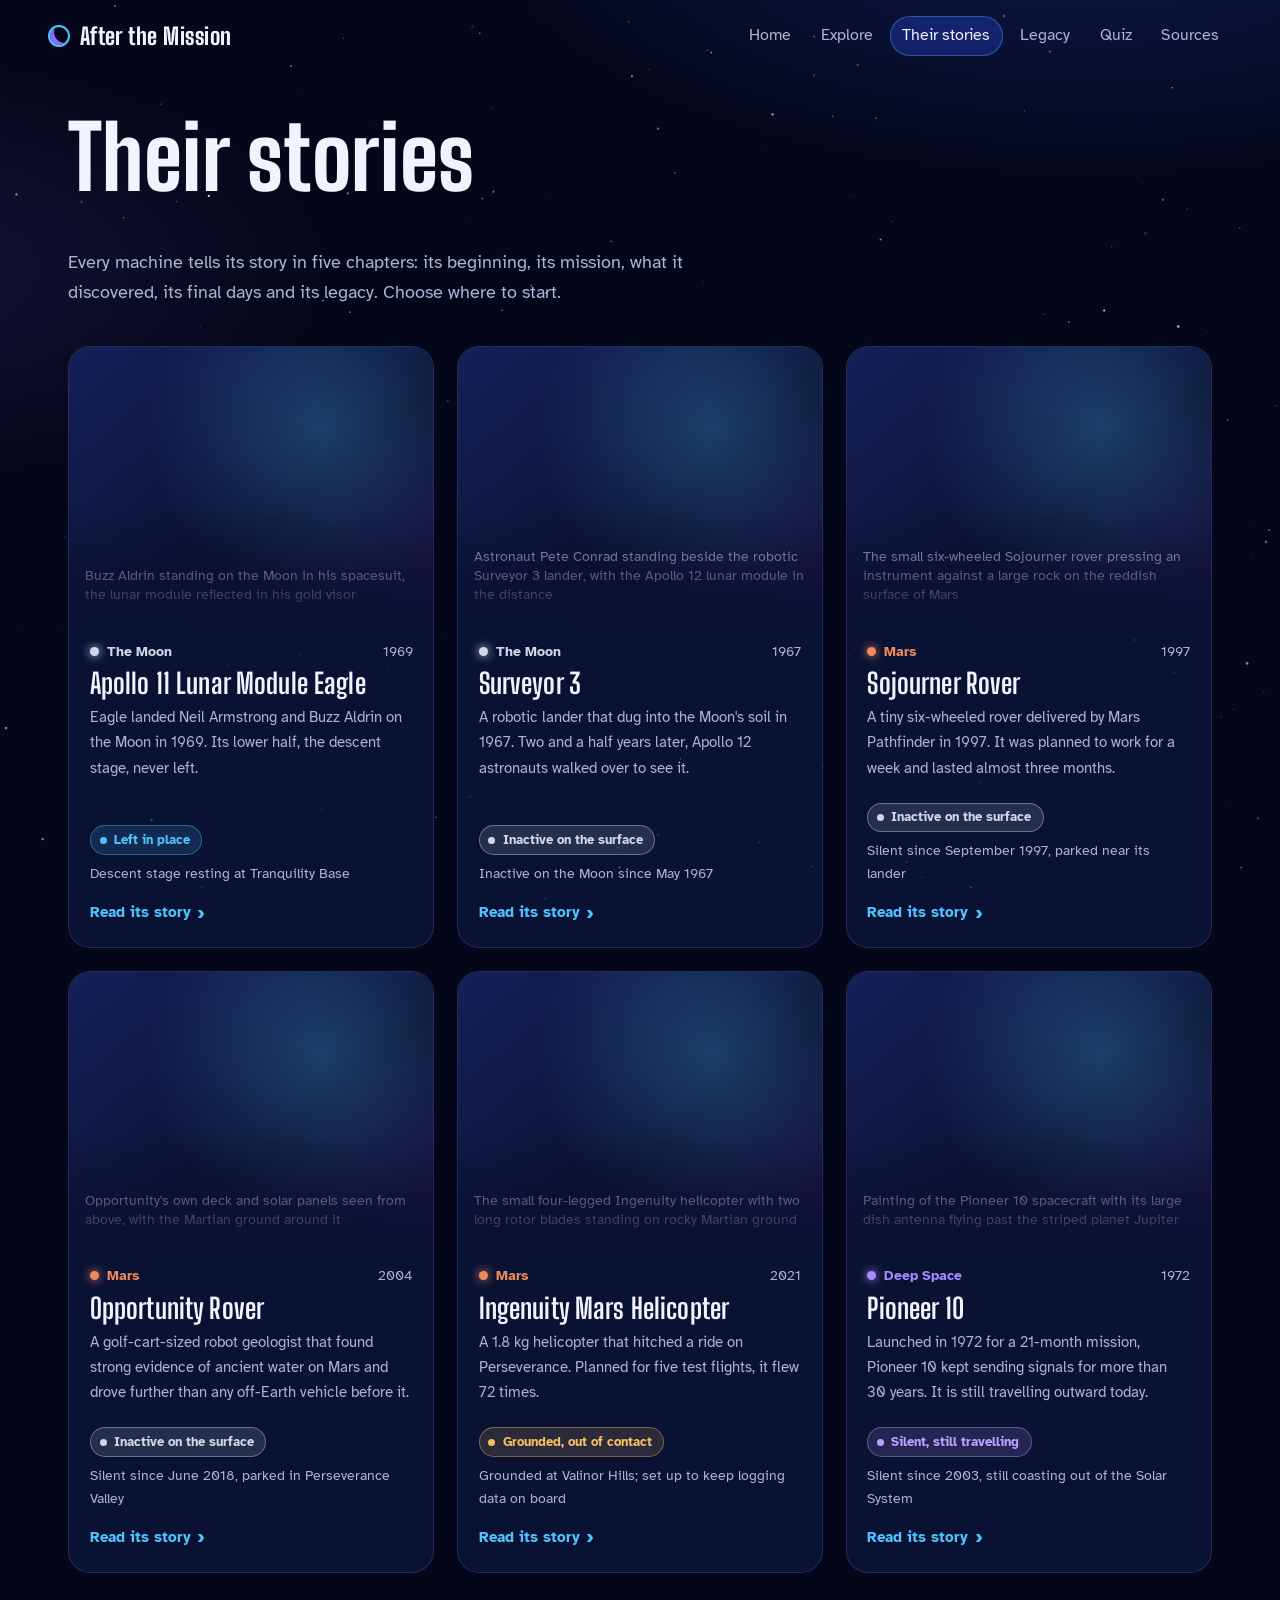
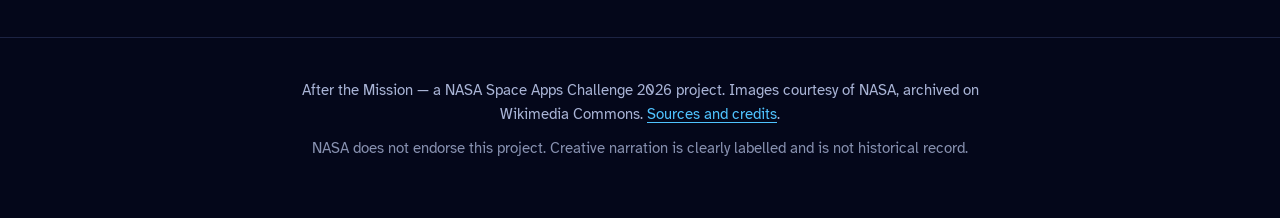
<file: story.html>
<!DOCTYPE html>
<html lang="en">
<head>
  <meta charset="UTF-8">
  <meta name="viewport" content="width=device-width, initial-scale=1.0">
  <title>Their Stories — After the Mission</title>
  <meta name="description" content="The stories of NASA explorers, told in five chapters.">
  <link rel="icon" href="assets/favicon.svg" type="image/svg+xml">
  <link rel="preconnect" href="https://fonts.googleapis.com">
  <link rel="preconnect" href="https://fonts.gstatic.com" crossorigin>
  <link href="https://fonts.googleapis.com/css2?family=Atkinson+Hyperlegible:ital,wght@0,400;0,700;1,400&family=Big+Shoulders+Display:wght@500;700;800&display=swap" rel="stylesheet">
  <link rel="stylesheet" href="css/style.css">
</head>
<body data-page="story">
  <canvas id="starfield" aria-hidden="true"></canvas>
  <a class="skip-link" href="#main">Skip to content</a>

  <!-- ===== Navigation (same on every page) ===== -->
  <header class="site-nav">
    <a class="wordmark" href="index.html">After the Mission</a>
    <button class="nav-toggle" aria-expanded="false" aria-controls="nav-links">Menu</button>
    <nav class="nav-links" id="nav-links" aria-label="Main">
      <a href="index.html" data-page="home">Home</a>
      <a href="explore.html" data-page="explore">Explore</a>
      <a href="story.html" data-page="story">Their stories</a>
      <a href="legacy.html" data-page="legacy">Legacy</a>
      <a href="quiz.html" data-page="quiz">Quiz</a>
      <a href="sources.html" data-page="sources">Sources</a>
    </nav>
  </header>

  <main id="main" class="story-page">
    <div id="story"></div>
  </main>

  <footer class="site-footer">
    <p>After the Mission — a NASA Space Apps Challenge 2026 project. Images courtesy of NASA, archived on Wikimedia Commons. <a href="sources.html">Sources and credits</a>.</p>
    <p class="footer-note">NASA does not endorse this project. Creative narration is clearly labelled and is not historical record.</p>
  </footer>

  <script src="js/equipment.js"></script>
  <script src="js/main.js"></script>
  <script src="js/story.js"></script>
</body>
</html>
</file>
<file: css/style.css>
/* =====================================================================
   AFTER THE MISSION — style.css
   ---------------------------------------------------------------------
   Contents
     1.  Design tokens (colours, fonts, sizes)
     2.  Base elements
     3.  Navigation and footer
     4.  Buttons, badges, shared pieces
     5.  Homepage
     6.  Explorer cards
     7.  Explore page
     8.  Story page
     9.  Timeline
     10. Legacy page
     11. Quiz page
     12. Sources page
     13. Responsive layouts
     14. Reduced motion
   ===================================================================== */

/* ---------- 1. Design tokens ---------- */
:root {
  /* Space colours */
  --void: #04071a;          /* page background, deep navy-black */
  --deep: #0a1030;          /* raised areas */
  --panel: rgba(16, 26, 70, 0.62);
  --line: rgba(140, 165, 255, 0.18);
  --ink: #f1f4ff;           /* main text */
  --muted: #a9b4d6;         /* secondary text */
  --royal: #3358ff;         /* royal blue accent */
  --electric: #4fc3ff;      /* electric blue accent */
  --nebula: #8e6bff;        /* subtle purple accent */

  /* Destination colours: used consistently for Moon / Mars / Deep Space */
  --moon: #cfd8ea;
  --mars: #f08a5d;
  --deepspace: #a58bff;

  /* Type */
  --display: "Big Shoulders Display", "Arial Narrow", sans-serif;
  --body: "Atkinson Hyperlegible", "Segoe UI", system-ui, sans-serif;

  /* Layout */
  --max: 1240px;
  --gutter: clamp(1.25rem, 4vw, 3rem);
  --radius-lg: 22px;
  --radius-sm: 10px;
}

/* Each destination class sets --dest, so components can use one variable */
.dest-moon { --dest: var(--moon); }
.dest-mars { --dest: var(--mars); }
.dest-deep { --dest: var(--deepspace); }
.dest-all  { --dest: var(--electric); }

/* ---------- 2. Base elements ---------- */
*, *::before, *::after { box-sizing: border-box; }

html { scroll-behavior: smooth; scroll-padding-top: 90px; }
html, body { overflow-x: clip; } /* stops decorative shapes causing sideways scroll */

body {
  margin: 0;
  background:
    radial-gradient(ellipse 80% 50% at 85% -10%, rgba(51, 88, 255, 0.22), transparent 60%),
    radial-gradient(ellipse 60% 40% at -10% 30%, rgba(142, 107, 255, 0.12), transparent 60%),
    var(--void);
  background-attachment: fixed;
  color: var(--ink);
  font-family: var(--body);
  font-size: 1.0625rem;
  line-height: 1.65;
  -webkit-font-smoothing: antialiased;
  min-height: 100vh;
}

#starfield {
  position: fixed;
  inset: 0;
  width: 100%;
  height: 100%;
  z-index: -1;
  pointer-events: none;
}

h1, h2, h3 {
  font-family: var(--display);
  font-weight: 700;
  line-height: 1.02;
  letter-spacing: 0.005em;
  margin: 0 0 0.5em;
}
h1 { font-size: clamp(3rem, 7vw, 5.5rem); font-weight: 800; }
h2 { font-size: clamp(2.1rem, 4vw, 3.3rem); }
h3 { font-size: 1.6rem; }

p { margin: 0 0 1em; }
a { color: var(--electric); text-underline-offset: 3px; }
a:hover { color: #9be0ff; }
img { max-width: 100%; display: block; }

:focus-visible {
  outline: 3px solid var(--electric);
  outline-offset: 3px;
  border-radius: 4px;
}

.skip-link {
  position: absolute;
  left: 1rem;
  top: -100px;
  background: var(--electric);
  color: var(--void);
  padding: 0.6rem 1rem;
  border-radius: 8px;
  z-index: 100;
  font-weight: 700;
}
.skip-link:focus { top: 1rem; }

/* Shown when an image cannot load */
.img-fallback {
  display: flex;
  align-items: flex-end;
  width: 100%;
  height: 100%;
  min-height: 180px;
  padding: 1rem;
  background:
    radial-gradient(circle at 70% 30%, rgba(79, 195, 255, 0.25), transparent 55%),
    linear-gradient(140deg, #16205a, #0a1030 60%, #1d1347);
  color: var(--muted);
  font-size: 0.85rem;
  line-height: 1.4;
}

/* ---------- 3. Navigation and footer ---------- */
.site-nav {
  position: sticky;
  top: 0;
  z-index: 50;
  display: flex;
  align-items: center;
  justify-content: space-between;
  gap: 1rem;
  padding: 1rem var(--gutter);
  transition: background 0.3s, border-color 0.3s;
  border-bottom: 1px solid transparent;
}
.site-nav.scrolled {
  background: rgba(4, 7, 26, 0.82);
  backdrop-filter: blur(12px);
  border-bottom-color: var(--line);
}

.wordmark {
  font-family: var(--display);
  font-weight: 800;
  font-size: 1.45rem;
  color: var(--ink);
  text-decoration: none;
  letter-spacing: 0.02em;
  display: flex;
  align-items: center;
  gap: 0.6rem;
}
/* Small orbit mark before the wordmark */
.wordmark::before {
  content: "";
  width: 22px;
  height: 22px;
  border-radius: 50%;
  border: 2px solid var(--electric);
  box-shadow: inset 6px -4px 0 -2px var(--nebula);
}

.nav-links { display: flex; gap: 0.25rem; }
.nav-links a {
  color: var(--muted);
  text-decoration: none;
  padding: 0.45rem 0.8rem;
  border-radius: 999px;
  font-size: 0.98rem;
  transition: color 0.2s, background 0.2s;
}
.nav-links a:hover { color: var(--ink); background: rgba(79, 195, 255, 0.08); }
.nav-links a[aria-current="page"] {
  color: var(--ink);
  background: rgba(51, 88, 255, 0.28);
  box-shadow: inset 0 0 0 1px rgba(79, 195, 255, 0.35);
}

.nav-toggle {
  display: none;
  background: transparent;
  border: 1px solid var(--line);
  color: var(--ink);
  font: inherit;
  padding: 0.45rem 0.9rem;
  border-radius: 999px;
  cursor: pointer;
}

.site-footer {
  border-top: 1px solid var(--line);
  padding: 2.5rem var(--gutter) 3rem;
  margin-top: 4rem;
  color: var(--muted);
  font-size: 0.92rem;
  text-align: center;
}
.site-footer p { max-width: 70ch; margin: 0 auto 0.6rem; }
.footer-note { opacity: 0.8; }

/* ---------- 4. Buttons, badges, shared pieces ---------- */
.button {
  display: inline-flex;
  align-items: center;
  justify-content: center;
  gap: 0.5rem;
  padding: 0.9rem 1.6rem;
  border-radius: 999px;
  border: 1px solid transparent;
  background: linear-gradient(120deg, var(--royal), #2a7bff 55%, var(--electric));
  color: #fff;
  font: 700 1rem var(--body);
  text-decoration: none;
  cursor: pointer;
  box-shadow: 0 10px 30px -10px rgba(51, 88, 255, 0.8);
  transition: transform 0.2s, box-shadow 0.2s;
}
.button:hover { color: #fff; transform: translateY(-2px); box-shadow: 0 16px 36px -12px rgba(79, 195, 255, 0.9); }
.button-ghost {
  background: rgba(10, 16, 48, 0.4);
  border-color: rgba(169, 180, 214, 0.4);
  box-shadow: none;
}
.button-ghost:hover { border-color: var(--electric); box-shadow: none; }
.button-small { padding: 0.6rem 1.1rem; font-size: 0.92rem; }

/* Status badges (colour = kind of status) */
.status {
  display: inline-flex;
  align-items: center;
  gap: 0.45rem;
  padding: 0.2rem 0.7rem 0.2rem 0.55rem;
  border-radius: 999px;
  font-size: 0.8rem;
  font-weight: 700;
  white-space: nowrap;
  color: var(--status);
  background: color-mix(in srgb, var(--status) 14%, transparent);
  border: 1px solid color-mix(in srgb, var(--status) 40%, transparent);
}
.status::before {
  content: "";
  width: 7px;
  height: 7px;
  border-radius: 50%;
  background: var(--status);
}
.status-left       { --status: #4fc3ff; }
.status-inactive   { --status: #cfd8ea; }
.status-grounded   { --status: #f5bd62; }
.status-travelling { --status: #b9a2ff; }
/* Travelling = still moving, so its dot pulses */
.status-travelling::before { animation: pulse 2.4s ease-in-out infinite; }
@keyframes pulse {
  0%, 100% { box-shadow: 0 0 0 0 rgba(185, 162, 255, 0.6); }
  50% { box-shadow: 0 0 0 5px rgba(185, 162, 255, 0); }
}

.dest-dot {
  display: inline-block;
  width: 9px;
  height: 9px;
  border-radius: 50%;
  background: var(--dest);
  margin-right: 0.5rem;
  box-shadow: 0 0 10px var(--dest);
}

/* The two story voices */
.voice {
  position: relative;
  margin: 0 0 1.6rem;
  padding: 1.4rem 1.5rem 1.2rem 3.2rem;
  border-radius: var(--radius-lg);
  background: linear-gradient(135deg, rgba(51, 88, 255, 0.2), rgba(142, 107, 255, 0.14));
  border: 1px solid rgba(79, 195, 255, 0.28);
  font-style: italic;
  font-size: 1.2rem;
  line-height: 1.55;
}
.voice::before {
  content: "\201C";
  position: absolute;
  left: 1rem;
  top: 0.35rem;
  font-family: var(--display);
  font-style: normal;
  font-size: 3.6rem;
  line-height: 1;
  color: var(--electric);
}
.voice p { margin: 0 0 0.6rem; }
.voice footer {
  font-style: normal;
  font-size: 0.82rem;
  color: var(--electric);
  font-weight: 700;
}

.record {
  border-left: 3px solid var(--moon);
  padding: 0.2rem 0 0.2rem 1.4rem;
}
.record .record-label {
  display: inline-block;
  font-size: 0.82rem;
  font-weight: 700;
  color: var(--void);
  background: var(--moon);
  padding: 0.12rem 0.6rem;
  border-radius: 4px;
  margin-bottom: 0.9rem;
}

.section {
  max-width: var(--max);
  margin: 0 auto;
  padding: clamp(3.5rem, 8vw, 6.5rem) var(--gutter) 0;
}
.section-head { max-width: 62ch; margin-bottom: 2.2rem; }
.section-head p, .section-lede { color: var(--muted); font-size: 1.12rem; }

.page {
  max-width: var(--max);
  margin: 0 auto;
  padding: 2.5rem var(--gutter) 0;
}
.page-head { max-width: 64ch; margin-bottom: 2.4rem; }
.page-head p { color: var(--muted); font-size: 1.15rem; }

.text-link { font-weight: 700; }

.destination-facts {
  display: flex;
  flex-wrap: wrap;
  gap: 0.6rem 2rem;
  margin: 0 0 1rem;
}
.destination-facts dt { font-size: 0.8rem; color: var(--muted); }
.destination-facts dd { margin: 0; font-weight: 700; font-size: 0.95rem; }

/* ---------- 5. Homepage ---------- */
.hero {
  position: relative;
  max-width: var(--max);
  margin: 0 auto;
  padding: clamp(2rem, 6vw, 5rem) var(--gutter) 2rem;
  min-height: calc(100vh - 80px);
  display: grid;
  grid-template-columns: minmax(0, 1.25fr) minmax(0, 0.9fr);
  gap: clamp(2rem, 5vw, 4rem);
  align-items: center;
}

/* The big Earthrise photo, cropped into a glowing disc behind the title */
.hero-planet {
  position: absolute;
  z-index: -1;
  right: -8%;
  top: 4%;
  width: min(70vw, 820px);
  aspect-ratio: 1;
  border-radius: 50%;
  background-size: cover;
  background-position: center;
  background-color: #0b1238;
  opacity: 0.55;
  -webkit-mask-image: radial-gradient(circle at 45% 45%, #000 35%, transparent 70%);
  mask-image: radial-gradient(circle at 45% 45%, #000 35%, transparent 70%);
  animation: planet-in 2.2s ease-out both;
}
@keyframes planet-in {
  from { opacity: 0; transform: scale(1.06); }
  to { opacity: 0.55; transform: scale(1); }
}

.hero-kicker {
  color: var(--electric);
  font-weight: 700;
  font-size: 0.95rem;
  margin-bottom: 1rem;
}
.hero-title {
  font-size: clamp(4.4rem, 13vw, 10.5rem);
  line-height: 0.82;
  font-weight: 800;
  margin: 0 0 1.4rem;
  display: flex;
  flex-direction: column;
}
/* The title builds line by line: the page's single opening animation */
.hero-title span { display: block; animation: rise 0.9s cubic-bezier(.2, .7, .2, 1) both; }
.hero-title span:nth-child(1) { animation-delay: 0.1s; }
.hero-title span:nth-child(2) {
  animation-delay: 0.25s;
  font-size: 0.42em;
  line-height: 1.1;
  font-weight: 500;
  color: var(--muted);
  padding-left: 0.15em;
}
.hero-title span:nth-child(3) {
  animation-delay: 0.4s;
  background: linear-gradient(100deg, #ffffff 30%, #9fd8ff 60%, #b9a2ff);
  -webkit-background-clip: text;
  background-clip: text;
  color: transparent;
}
@keyframes rise {
  from { opacity: 0; transform: translateY(30px); }
  to { opacity: 1; transform: none; }
}

.hero-tagline {
  font-family: var(--display);
  font-size: clamp(1.6rem, 3vw, 2.2rem);
  font-weight: 500;
  margin-bottom: 1rem;
}
.hero-intro { max-width: 52ch; color: var(--muted); font-size: 1.12rem; margin-bottom: 2rem; }
.hero-actions { display: flex; flex-wrap: wrap; gap: 0.8rem; }

/* "Where they are now" list */
.manifest {
  background: rgba(8, 13, 40, 0.72);
  backdrop-filter: blur(10px);
  border: 1px solid var(--line);
  border-radius: var(--radius-lg);
  padding: 1.6rem 1.4rem 1rem;
  box-shadow: 0 30px 80px -30px rgba(0, 0, 0, 0.8);
  animation: rise 1s 0.6s cubic-bezier(.2, .7, .2, 1) both;
}
.manifest h2 { font-size: 1.7rem; margin-bottom: 0.8rem; }
.manifest-list { list-style: none; margin: 0; padding: 0; }
.manifest-list a {
  display: grid;
  grid-template-columns: 1fr auto;
  grid-template-areas: "name status" "place status";
  gap: 0.1rem 1rem;
  align-items: center;
  padding: 0.85rem 0.6rem 0.85rem 1rem;
  border-top: 1px solid var(--line);
  color: var(--ink);
  text-decoration: none;
  position: relative;
  border-radius: 8px;
  transition: background 0.2s;
}
.manifest-list a::before {
  content: "";
  position: absolute;
  left: 0;
  top: 22%;
  bottom: 22%;
  width: 3px;
  border-radius: 3px;
  background: var(--dest);
}
.manifest-list a:hover { background: rgba(79, 195, 255, 0.07); }
.manifest-name { grid-area: name; font-family: var(--display); font-size: 1.35rem; font-weight: 700; }
.manifest-place { grid-area: place; color: var(--muted); font-size: 0.88rem; }
.manifest-list .status { grid-area: status; }

/* Destination panels */
.destination-panels {
  display: grid;
  grid-template-columns: repeat(3, 1fr);
  gap: 1.2rem;
}
.destination-panel {
  position: relative;
  min-height: 460px;
  border-radius: var(--radius-lg);
  overflow: hidden;
  background-size: cover;
  background-position: center;
  background-color: var(--deep);
  color: var(--ink);
  text-decoration: none;
  display: flex;
  align-items: flex-end;
  border: 1px solid var(--line);
  isolation: isolate;
}
.destination-panel::before {
  content: "";
  position: absolute;
  inset: 0;
  z-index: -1;
  background: linear-gradient(180deg, rgba(4, 7, 26, 0.05) 0%, rgba(4, 7, 26, 0.65) 45%, rgba(4, 7, 26, 0.96) 80%);
  transition: background 0.4s;
}
.destination-panel::after {
  content: "";
  position: absolute;
  top: 0; left: 0; right: 0;
  height: 4px;
  background: var(--dest);
}
.destination-panel:hover { color: var(--ink); }
.destination-panel:hover::before {
  background: linear-gradient(180deg, rgba(4, 7, 26, 0) 0%, rgba(4, 7, 26, 0.55) 45%, rgba(4, 7, 26, 0.94) 80%);
}
.destination-panel-inner { padding: 1.6rem; }
.destination-panel h3 { font-size: 2.6rem; color: var(--dest); }
.destination-panel p { color: #d5dbf0; font-size: 0.98rem; }
.panel-cta { font-weight: 700; color: var(--dest); }

/* Explorer rail: horizontal scrolling row of cards */
.explorer-rail {
  display: grid;
  grid-auto-flow: column;
  grid-auto-columns: minmax(290px, 1fr);
  gap: 1.2rem;
  overflow-x: auto;
  scroll-snap-type: x mandatory;
  padding: 0.3rem 0.2rem 1.5rem;
  scrollbar-width: thin;
  scrollbar-color: var(--royal) transparent;
}
.explorer-rail .explorer-card { scroll-snap-align: start; }

/* Two voices example */
.read-pair {
  display: grid;
  grid-template-columns: 1fr 1fr;
  gap: 2rem;
  align-items: center;
}
.read-pair .voice { margin: 0; }
.read-note { color: var(--muted); margin-top: 1.6rem; max-width: 62ch; }

/* Did you know */
.dyk-card {
  position: relative;
  overflow: hidden;
  border-radius: var(--radius-lg);
  padding: clamp(2rem, 5vw, 3.5rem);
  background:
    radial-gradient(circle at 100% 0%, rgba(142, 107, 255, 0.35), transparent 50%),
    radial-gradient(circle at 0% 100%, rgba(51, 88, 255, 0.35), transparent 55%),
    var(--deep);
  border: 1px solid rgba(142, 107, 255, 0.35);
}
.dyk-card h2 { color: var(--deepspace); font-size: 1.9rem; }
.dyk-text {
  font-family: var(--display);
  font-weight: 500;
  font-size: clamp(1.7rem, 3.6vw, 2.7rem);
  line-height: 1.15;
  max-width: 30ch;
  min-height: 3.5em;
}
.dyk-in { animation: fade-in 0.5s ease both; }
@keyframes fade-in { from { opacity: 0; transform: translateY(8px); } to { opacity: 1; transform: none; } }
.dyk-footer { display: flex; align-items: center; justify-content: space-between; gap: 1rem; flex-wrap: wrap; color: var(--muted); font-size: 0.9rem; }

/* Closing call to action */
.closing { text-align: center; }
.closing h2 { font-size: clamp(2.4rem, 5vw, 4rem); }
.closing p { color: var(--muted); max-width: 60ch; margin: 0 auto 2rem; font-size: 1.12rem; }
.closing .hero-actions { justify-content: center; }

/* ---------- 6. Explorer cards ---------- */
.explorer-card {
  display: flex;
  flex-direction: column;
  border-radius: var(--radius-lg);
  overflow: hidden;
  background: var(--panel);
  border: 1px solid var(--line);
  color: var(--ink);
  text-decoration: none;
  transition: transform 0.3s cubic-bezier(.2, .7, .2, 1), border-color 0.3s, box-shadow 0.3s;
}
.explorer-card:hover,
.explorer-card:focus-visible {
  color: var(--ink);
  transform: translateY(-6px);
  border-color: color-mix(in srgb, var(--dest) 60%, transparent);
  box-shadow: 0 24px 50px -24px color-mix(in srgb, var(--dest) 70%, transparent);
}
.card-media {
  position: relative;
  aspect-ratio: 4 / 3;
  overflow: hidden;
  background: var(--deep);
}
.card-media img,
.card-media .img-fallback {
  width: 100%;
  height: 100%;
  object-fit: cover;
  transition: transform 0.6s cubic-bezier(.2, .7, .2, 1);
}
.explorer-card:hover .card-media img { transform: scale(1.06); }
.card-media::after {
  content: "";
  position: absolute;
  inset: auto 0 0 0;
  height: 40%;
  background: linear-gradient(transparent, rgba(10, 16, 48, 0.9));
}
.card-body { display: flex; flex-direction: column; flex: 1; padding: 1.2rem 1.3rem 1.4rem; }
.card-meta {
  display: flex;
  align-items: center;
  color: var(--dest);
  font-weight: 700;
  font-size: 0.88rem;
  margin-bottom: 0.4rem;
}
.card-year { margin-left: auto; color: var(--muted); font-weight: 400; }
.explorer-card h3 { font-size: 1.75rem; margin-bottom: 0.4rem; }
.card-summary { color: var(--muted); font-size: 0.96rem; }
.card-status { margin-top: auto; padding-top: 0.4rem; }
.card-location { font-size: 0.86rem; color: var(--muted); margin: 0.5rem 0 0.9rem; }
.card-cta {
  font-weight: 700;
  color: var(--electric);
  font-size: 0.95rem;
  display: inline-flex;
  align-items: center;
  gap: 0.4rem;
}
.card-cta::after { content: "›"; font-size: 1.3em; line-height: 1; transition: transform 0.3s; }
.explorer-card:hover .card-cta::after { transform: translateX(4px); }

.card-enter { animation: card-in 0.5s cubic-bezier(.2, .7, .2, 1) both; }
@keyframes card-in { from { opacity: 0; transform: translateY(18px) scale(0.98); } to { opacity: 1; transform: none; } }

/* ---------- 7. Explore page ---------- */
.dest-tabs {
  display: grid;
  grid-template-columns: repeat(4, 1fr);
  gap: 0.8rem;
  margin-bottom: 2rem;
}
.dest-tab {
  position: relative;
  display: grid;
  grid-template-columns: auto 1fr;
  grid-template-areas: "orb name" "orb sub";
  column-gap: 0.9rem;
  align-items: center;
  text-align: left;
  padding: 1rem 1.1rem;
  border-radius: var(--radius-lg);
  border: 1px solid var(--line);
  background: rgba(10, 16, 48, 0.55);
  color: var(--ink);
  font: inherit;
  cursor: pointer;
  transition: border-color 0.25s, background 0.25s, transform 0.25s;
}
.dest-tab:hover { border-color: color-mix(in srgb, var(--dest) 55%, transparent); transform: translateY(-2px); }
.dest-tab.active {
  border-color: var(--dest);
  background: color-mix(in srgb, var(--dest) 13%, rgba(10, 16, 48, 0.8));
  box-shadow: 0 0 0 1px var(--dest), 0 18px 40px -20px var(--dest);
}
.tab-orb {
  grid-area: orb;
  width: 42px;
  height: 42px;
  border-radius: 50%;
  background: radial-gradient(circle at 35% 30%, #fff 0%, var(--dest) 35%, color-mix(in srgb, var(--dest) 30%, #000) 100%);
  box-shadow: 0 0 18px color-mix(in srgb, var(--dest) 50%, transparent);
}
.dest-all .tab-orb {
  background: conic-gradient(var(--moon) 0 33%, var(--mars) 0 66%, var(--deepspace) 0);
}
.tab-name { grid-area: name; font-family: var(--display); font-weight: 700; font-size: 1.5rem; line-height: 1.1; }
.tab-sub { grid-area: sub; color: var(--muted); font-size: 0.82rem; line-height: 1.3; }

.destination-intro {
  max-width: 70ch;
  margin-bottom: 1.8rem;
  padding-left: 1.2rem;
  border-left: 3px solid var(--electric);
}
body[data-destination="moon"] .destination-intro { border-color: var(--moon); }
body[data-destination="mars"] .destination-intro { border-color: var(--mars); }
body[data-destination="deep"] .destination-intro { border-color: var(--deepspace); }
.destination-intro h2 { margin-bottom: 0.3rem; }
.destination-intro p { color: var(--muted); }
.intro-count { font-weight: 700; color: var(--ink) !important; margin: 0; }

.explore-grid {
  display: grid;
  grid-template-columns: repeat(auto-fill, minmax(300px, 1fr));
  gap: 1.4rem;
}
.explore-grid .explorer-card[hidden] { display: none; }

.status-key {
  margin-top: 3.5rem;
  padding: 1.8rem;
  border-radius: var(--radius-lg);
  border: 1px solid var(--line);
  background: rgba(10, 16, 48, 0.5);
}
.status-key h2 { font-size: 1.9rem; }
.status-key dl {
  display: grid;
  grid-template-columns: repeat(2, 1fr);
  gap: 1.2rem 2rem;
  margin: 0;
}
.status-key dd { margin: 0.5rem 0 0; color: var(--muted); font-size: 0.95rem; }

/* ---------- 8. Story page ---------- */
.story-hero {
  position: relative;
  min-height: 82vh;
  display: flex;
  align-items: flex-end;
  background-size: cover;
  background-position: center;
  background-color: var(--deep);
  margin-top: -74px; /* slide under the sticky nav */
  isolation: isolate;
  animation: hero-zoom 1.4s ease-out both;
}
@keyframes hero-zoom { from { background-size: 112%; opacity: 0.4; } to { opacity: 1; } }
.story-hero::before {
  content: "";
  position: absolute;
  inset: 0;
  z-index: -1;
  background:
    linear-gradient(180deg, rgba(4, 7, 26, 0.55) 0%, rgba(4, 7, 26, 0.2) 35%, rgba(4, 7, 26, 0.92) 78%, var(--void) 100%),
    linear-gradient(90deg, rgba(4, 7, 26, 0.75) 0%, transparent 60%);
}
.story-hero-inner {
  width: 100%;
  max-width: var(--max);
  margin: 0 auto;
  padding: 8rem var(--gutter) 2.5rem;
}
.back-link {
  display: inline-block;
  margin-bottom: 1.2rem;
  font-weight: 700;
  color: var(--dest);
  text-decoration: none;
}
.back-link::before { content: "‹ "; }
.story-hero h1 { max-width: 14ch; font-size: clamp(3.2rem, 8vw, 6.5rem); line-height: 0.92; animation: rise 0.9s 0.2s both; }
.story-tagline { font-size: clamp(1.15rem, 2vw, 1.4rem); max-width: 50ch; color: #dde3f7; animation: rise 0.9s 0.35s both; }
.story-status { display: flex; flex-wrap: wrap; align-items: center; gap: 0.8rem; color: var(--muted); margin-bottom: 1.8rem; }
.story-stats {
  display: grid;
  grid-template-columns: repeat(4, minmax(0, 1fr));
  gap: 1px;
  margin: 0;
  background: var(--line);
  border: 1px solid var(--line);
  border-radius: var(--radius-sm);
  overflow: hidden;
  max-width: 900px;
}
.story-stats div { background: rgba(4, 7, 26, 0.78); padding: 0.9rem 1rem; }
.story-stats dt { font-size: 0.8rem; color: var(--muted); }
.story-stats dd { margin: 0; font-family: var(--display); font-weight: 700; font-size: 1.45rem; line-height: 1.15; }

.story-legend {
  max-width: var(--max);
  margin: 2rem auto 0;
  padding: 0 var(--gutter);
  display: grid;
  grid-template-columns: 1fr 1fr;
  gap: 1rem;
}
.legend-item {
  display: flex;
  gap: 0.9rem;
  align-items: flex-start;
  padding: 1rem 1.2rem;
  border-radius: var(--radius-sm);
  border: 1px solid var(--line);
  background: rgba(10, 16, 48, 0.5);
  font-size: 0.95rem;
}
.legend-item p { margin: 0; color: var(--muted); }
.legend-item strong { color: var(--ink); }
.legend-swatch { flex: none; width: 14px; height: 14px; margin-top: 0.35rem; border-radius: 4px; }
.legend-voice .legend-swatch { background: linear-gradient(135deg, var(--royal), var(--nebula)); box-shadow: 0 0 10px var(--electric); }
.legend-record .legend-swatch { background: var(--moon); }

.story-layout {
  max-width: var(--max);
  margin: 0 auto;
  padding: 0 var(--gutter);
  display: grid;
  grid-template-columns: 220px minmax(0, 1fr);
  gap: clamp(2rem, 4vw, 4rem);
}

/* Sticky chapter list with a vertical reading-progress line */
.chapter-nav { position: sticky; top: 100px; align-self: start; margin-top: 4rem; display: flex; gap: 1rem; }
.progress-track { width: 3px; border-radius: 3px; background: var(--line); position: relative; flex: none; }
.progress-fill {
  position: absolute;
  top: 0; left: 0;
  border-radius: 3px;
  background: linear-gradient(var(--electric), var(--nebula));
  box-shadow: 0 0 10px var(--electric);
}
.chapter-nav ol { list-style: none; margin: 0; padding: 0; }
.chapter-nav a {
  display: flex;
  align-items: center;
  gap: 0.7rem;
  padding: 0.55rem 0.4rem;
  color: var(--muted);
  text-decoration: none;
  font-size: 0.95rem;
  border-radius: 8px;
  transition: color 0.2s;
}
.chapter-nav a:hover { color: var(--ink); }
.chapter-num {
  flex: none;
  display: grid;
  place-items: center;
  width: 28px;
  height: 28px;
  border-radius: 50%;
  border: 1px solid var(--line);
  font-size: 0.8rem;
  font-weight: 700;
  transition: background 0.3s, border-color 0.3s, color 0.3s;
}
.chapter-nav a.current { color: var(--ink); font-weight: 700; }
.chapter-nav a.current .chapter-num { background: var(--royal); border-color: var(--electric); color: #fff; box-shadow: 0 0 14px rgba(79, 195, 255, 0.6); }

.chapter, .timeline-section, .story-sources { padding-top: clamp(3.5rem, 7vw, 5.5rem); }
.chapter-label { color: var(--dest); font-weight: 700; margin-bottom: 0.3rem; }
.chapter h2 { font-size: clamp(2.6rem, 5vw, 4rem); }
.chapter-grid {
  display: grid;
  grid-template-columns: minmax(0, 1.15fr) minmax(0, 0.85fr);
  gap: clamp(1.5rem, 3vw, 2.5rem);
  align-items: start;
}
.chapter-flip .chapter-grid { grid-template-columns: minmax(0, 0.85fr) minmax(0, 1.15fr); }
.chapter-flip .chapter-text { order: 2; }
.chapter-text { max-width: 68ch; }
.record p { color: #dbe1f5; }

.chapter-figure { margin: 0 0 1.2rem; }
.figure-media {
  border-radius: var(--radius-lg);
  overflow: hidden;
  background: var(--deep);
  border: 1px solid var(--line);
  aspect-ratio: 4 / 3;
}
.figure-media img, .figure-media .img-fallback { width: 100%; height: 100%; object-fit: cover; }
.chapter-figure figcaption { color: var(--muted); font-size: 0.86rem; margin-top: 0.6rem; line-height: 1.45; }

.fact-callout {
  position: relative;
  padding: 1.2rem 1.3rem 1.1rem;
  border-radius: var(--radius-sm);
  background: linear-gradient(135deg, rgba(142, 107, 255, 0.2), rgba(10, 16, 48, 0.6));
  border: 1px solid rgba(165, 139, 255, 0.45);
}
.fact-callout h3 { font-size: 1.35rem; color: var(--deepspace); margin-bottom: 0.3rem; display: flex; align-items: center; gap: 0.5rem; }
.fact-callout h3::before { content: "✦"; font-size: 0.9em; }
.fact-callout p { margin: 0; font-size: 0.98rem; }

.story-sources ul { padding-left: 1.2rem; }
.story-sources li { margin-bottom: 0.4rem; }
.story-sources > p { color: var(--muted); }

.next-explorers {
  max-width: var(--max);
  margin: 4rem auto 0;
  padding: 0 var(--gutter);
  display: grid;
  grid-template-columns: 1fr auto 1fr;
  gap: 1rem;
  align-items: stretch;
}
.next-link, .next-quiz {
  display: flex;
  flex-direction: column;
  justify-content: center;
  padding: 1.3rem 1.5rem;
  border-radius: var(--radius-lg);
  border: 1px solid var(--line);
  background: var(--panel);
  color: var(--ink);
  text-decoration: none;
  transition: border-color 0.25s, transform 0.25s;
}
.next-link:hover { color: var(--ink); border-color: var(--dest); transform: translateY(-3px); }
.next-next { text-align: right; }
.next-label { color: var(--muted); font-size: 0.85rem; }
.next-name { font-family: var(--display); font-weight: 700; font-size: 1.6rem; line-height: 1.1; }
.next-dest { color: var(--dest); font-size: 0.85rem; font-weight: 700; }
.next-quiz {
  align-items: center;
  font-weight: 700;
  background: linear-gradient(120deg, rgba(51, 88, 255, 0.4), rgba(142, 107, 255, 0.3));
  border-color: rgba(79, 195, 255, 0.4);
}
.next-quiz:hover { color: #fff; border-color: var(--electric); }

/* ---------- 9. Timeline ---------- */
.timeline-section h2 { font-size: clamp(2.2rem, 4vw, 3.2rem); }
.timeline-hint { color: var(--muted); }
.timeline-scroller { overflow-x: auto; padding: 1rem 0 0.5rem; scrollbar-width: thin; scrollbar-color: var(--royal) transparent; }
.timeline-track {
  position: relative;
  list-style: none;
  margin: 0;
  padding: 0;
  display: grid;
  grid-auto-flow: column;
  grid-auto-columns: 1fr;
  /* At least 104px per moment; scrolls sideways on small screens */
  width: max(100%, calc(var(--count, 7) * 104px));
}
/* The line behind the dots, and its glowing filled part.
   JS sets --count (number of moments) and --ratio (0 to 1). */
.timeline-track::before,
.timeline-track::after {
  content: "";
  position: absolute;
  top: 13px;
  left: calc(100% / var(--count, 7) / 2);
  height: 2px;
  border-radius: 2px;
}
.timeline-track::before { right: calc(100% / var(--count, 7) / 2); background: var(--line); }
.timeline-track::after {
  width: calc((100% - 100% / var(--count, 7)) * var(--ratio, 0));
  background: linear-gradient(90deg, var(--electric), var(--nebula));
  box-shadow: 0 0 10px var(--electric);
  transition: width 0.5s ease;
}
.timeline-stop {
  display: flex;
  flex-direction: column;
  align-items: center;
  gap: 0.5rem;
  width: 100%;
  padding: 0 0.4rem 0.6rem;
  background: none;
  border: none;
  color: var(--muted);
  font: inherit;
  text-align: center;
  cursor: pointer;
  position: relative;
  z-index: 1;
}
.timeline-dot {
  width: 28px;
  height: 28px;
  border-radius: 50%;
  border: 2px solid var(--line);
  background: var(--void);
  display: grid;
  place-items: center;
  transition: all 0.3s;
}
.timeline-dot::after { content: ""; width: 8px; height: 8px; border-radius: 50%; background: var(--muted); transition: background 0.3s; }
.timeline-stop.passed .timeline-dot { border-color: var(--electric); }
.timeline-stop.passed .timeline-dot::after { background: var(--electric); }
.timeline-stop[aria-selected="true"] { color: var(--ink); }
.timeline-stop[aria-selected="true"] .timeline-dot {
  border-color: var(--electric);
  background: var(--royal);
  transform: scale(1.2);
  box-shadow: 0 0 0 6px rgba(79, 195, 255, 0.15), 0 0 20px var(--electric);
}
.timeline-stop[aria-selected="true"] .timeline-dot::after { background: #fff; }
.timeline-stop:hover { color: var(--ink); }
.timeline-date { font-size: 0.8rem; font-weight: 700; }
.timeline-title { font-family: var(--display); font-size: 1.15rem; font-weight: 700; line-height: 1.1; }

.timeline-detail {
  margin-top: 1.2rem;
  display: flex;
  justify-content: space-between;
  align-items: center;
  gap: 1.5rem;
  padding: 1.5rem 1.6rem;
  border-radius: var(--radius-lg);
  background: linear-gradient(120deg, rgba(51, 88, 255, 0.18), rgba(10, 16, 48, 0.7));
  border: 1px solid rgba(79, 195, 255, 0.3);
}
.timeline-detail-text h3 { font-size: 2rem; margin-bottom: 0.2rem; }
.timeline-detail-date { color: var(--electric); font-weight: 700; margin: 0 0 0.2rem; }
.timeline-detail-body { margin: 0; color: #dbe1f5; max-width: 60ch; }
.detail-in .timeline-detail-text { animation: fade-in 0.4s ease both; }
.timeline-controls { display: flex; align-items: center; gap: 0.8rem; color: var(--muted); font-size: 0.9rem; flex: none; }
.round-button {
  width: 46px;
  height: 46px;
  border-radius: 50%;
  border: 1px solid rgba(79, 195, 255, 0.45);
  background: rgba(10, 16, 48, 0.8);
  color: var(--ink);
  font-size: 1.6rem;
  line-height: 1;
  cursor: pointer;
  transition: background 0.2s, opacity 0.2s;
}
.round-button:hover:not(:disabled) { background: var(--royal); }
.round-button:disabled { opacity: 0.35; cursor: default; }

/* ---------- 10. Legacy page ---------- */
.legacy-section { padding-top: clamp(2.5rem, 6vw, 4.5rem); }
.relay { list-style: none; margin: 2rem 0 0; padding: 0; position: relative; }
.relay::before {
  content: "";
  position: absolute;
  left: 46px;
  top: 10px;
  bottom: 10px;
  width: 2px;
  background: linear-gradient(var(--moon), var(--deepspace) 45%, var(--mars));
  opacity: 0.6;
}
.relay-step {
  position: relative;
  display: grid;
  grid-template-columns: 94px 1fr;
  gap: 1.5rem;
  padding: 0 0 2.2rem;
}
.relay-year {
  font-family: var(--display);
  font-weight: 800;
  font-size: 1.5rem;
  display: grid;
  place-items: center;
  width: 94px;
  height: 54px;
  border-radius: 999px;
  background: var(--void);
  border: 2px solid var(--dest);
  color: var(--dest);
  position: relative;
  z-index: 1;
}
.relay-step h3 { font-size: 2rem; margin-bottom: 0.4rem; }
.relay-step h3 a { color: var(--ink); text-decoration: none; }
.relay-step h3 a:hover { color: var(--dest); }
.relay-step p { margin: 0 0 0.35rem; color: var(--muted); max-width: 64ch; }
.relay-step strong { color: var(--ink); }

.legacy-grid {
  display: grid;
  grid-template-columns: repeat(3, 1fr);
  gap: 1.4rem;
  margin-top: 1.5rem;
}
.legacy-card {
  border-radius: var(--radius-lg);
  overflow: hidden;
  background: var(--panel);
  border: 1px solid var(--line);
  padding-bottom: 1.2rem;
}
.legacy-card-media { aspect-ratio: 16 / 10; overflow: hidden; background: var(--deep); margin-bottom: 1rem; }
.legacy-card-media img, .legacy-card-media .img-fallback { width: 100%; height: 100%; object-fit: cover; }
.legacy-card h3, .legacy-card p { padding: 0 1.3rem; }
.legacy-card p { color: var(--muted); font-size: 0.97rem; margin: 0; }

.big-numbers {
  display: grid;
  grid-template-columns: repeat(3, 1fr);
  gap: 1px;
  margin: 0;
  background: var(--line);
  border-radius: var(--radius-lg);
  overflow: hidden;
  border: 1px solid var(--line);
}
.big-numbers div { background: rgba(8, 13, 40, 0.92); padding: 2rem 1.6rem; }
.big-numbers dt { color: var(--muted); font-size: 0.95rem; }
.big-numbers dd {
  margin: 0.2rem 0;
  font-family: var(--display);
  font-weight: 800;
  font-size: clamp(3.5rem, 7vw, 5.5rem);
  line-height: 1;
  background: linear-gradient(100deg, #fff, #9fd8ff 60%, #b9a2ff);
  -webkit-background-clip: text;
  background-clip: text;
  color: transparent;
}
.big-numbers p { margin: 0; color: var(--ink); }
.legacy-closing { padding-top: clamp(4rem, 9vw, 7rem); }

/* ---------- 11. Quiz page ---------- */
.quiz { max-width: 820px; }
.quiz-status { display: flex; justify-content: space-between; color: var(--muted); font-weight: 700; margin-bottom: 0.6rem; }
.quiz-progress { height: 6px; border-radius: 6px; background: var(--line); overflow: hidden; margin-bottom: 1.6rem; }
.quiz-progress-fill { height: 100%; width: 0; background: linear-gradient(90deg, var(--electric), var(--nebula)); transition: width 0.4s ease; }
.quiz-card, .quiz-results {
  padding: clamp(1.5rem, 4vw, 2.5rem);
  border-radius: var(--radius-lg);
  background: var(--panel);
  border: 1px solid var(--line);
}
.quiz-in { animation: fade-in 0.4s ease both; }
.quiz-topic { display: flex; align-items: center; color: var(--dest); font-weight: 700; margin-bottom: 0.6rem; }
.quiz-question { font-size: clamp(1.8rem, 3.4vw, 2.5rem); line-height: 1.1; }
.quiz-options { list-style: none; margin: 1.4rem 0 0; padding: 0; display: grid; gap: 0.7rem; }
.quiz-option {
  width: 100%;
  display: flex;
  align-items: center;
  gap: 1rem;
  text-align: left;
  padding: 0.95rem 1.1rem;
  border-radius: var(--radius-sm);
  border: 1px solid var(--line);
  background: rgba(4, 7, 26, 0.55);
  color: var(--ink);
  font: inherit;
  cursor: pointer;
  transition: border-color 0.2s, background 0.2s, transform 0.2s;
}
.quiz-option:hover:not(:disabled) { border-color: var(--electric); background: rgba(51, 88, 255, 0.15); transform: translateX(3px); }
.quiz-option:disabled { cursor: default; opacity: 0.7; }
.option-letter {
  flex: none;
  display: grid;
  place-items: center;
  width: 34px;
  height: 34px;
  border-radius: 50%;
  border: 1px solid var(--line);
  font-weight: 700;
  font-size: 0.9rem;
}
.quiz-option.correct { opacity: 1; border-color: #4fe0a0; background: rgba(79, 224, 160, 0.14); }
.quiz-option.correct .option-letter { background: #4fe0a0; color: var(--void); border-color: #4fe0a0; }
.quiz-option.wrong { opacity: 1; border-color: #ff7a8a; background: rgba(255, 122, 138, 0.13); }
.quiz-option.wrong .option-letter { background: #ff7a8a; color: var(--void); border-color: #ff7a8a; }
.quiz-option.correct .option-letter::before { content: ""; }

.quiz-feedback { display: none; margin-top: 1.4rem; padding: 1.1rem 1.2rem; border-radius: var(--radius-sm); }
.quiz-feedback.show { display: block; animation: fade-in 0.35s ease both; }
.quiz-feedback.is-correct { background: rgba(79, 224, 160, 0.1); border: 1px solid rgba(79, 224, 160, 0.45); }
.quiz-feedback.is-wrong { background: rgba(255, 122, 138, 0.08); border: 1px solid rgba(255, 122, 138, 0.4); }
.quiz-feedback strong { display: block; margin-bottom: 0.3rem; }
.quiz-feedback p { margin: 0 0 0.4rem; color: #dbe1f5; }
.quiz-actions { margin-top: 1.4rem; text-align: right; }

.quiz-results { text-align: center; }
.result-score { font-family: var(--display); font-size: 2rem; color: var(--muted); margin: 0; }
.result-score span {
  font-size: 7rem;
  font-weight: 800;
  line-height: 1;
  background: linear-gradient(100deg, #fff, #9fd8ff 60%, #b9a2ff);
  -webkit-background-clip: text;
  background-clip: text;
  color: transparent;
}
.quiz-results h2 { font-size: clamp(1.8rem, 3.5vw, 2.4rem); max-width: 26ch; margin: 1rem auto 1.6rem; }
.result-actions { display: flex; justify-content: center; flex-wrap: wrap; gap: 0.8rem; }

/* ---------- 12. Sources page ---------- */
.sources-section { margin-bottom: 3.2rem; }
.sources-section > p { color: var(--muted); max-width: 70ch; }
.method-list, .link-list { padding-left: 1.2rem; max-width: 75ch; }
.method-list li, .link-list li { margin-bottom: 0.5rem; }
.method-list li { color: #dbe1f5; }
.source-grid { display: grid; grid-template-columns: repeat(2, 1fr); gap: 1.2rem; }
.source-block {
  padding: 1.3rem 1.4rem;
  border-radius: var(--radius-sm);
  border: 1px solid var(--line);
  border-top: 3px solid var(--dest);
  background: rgba(10, 16, 48, 0.5);
}
.source-block h3 a { color: var(--ink); text-decoration: none; }
.source-block h3 a:hover { color: var(--dest); }
.source-block ul { padding-left: 1.1rem; margin: 0; }
.source-block li { margin-bottom: 0.4rem; font-size: 0.95rem; }
.credit-list { list-style: none; padding: 0; margin: 1.5rem 0 0; display: grid; grid-template-columns: repeat(2, 1fr); gap: 1rem 1.6rem; }
.credit-row { display: grid; grid-template-columns: 88px 1fr; gap: 1rem; align-items: start; }
.credit-thumb { width: 88px; height: 66px; border-radius: 8px; overflow: hidden; background: var(--deep); }
.credit-thumb img, .credit-thumb .img-fallback { width: 100%; height: 100%; object-fit: cover; min-height: 0; padding: 0; font-size: 0; }
.credit-caption { margin: 0 0 0.2rem; font-size: 0.92rem; }
.credit-line { margin: 0; font-size: 0.85rem; color: var(--muted); }

/* ---------- 13. Responsive layouts ---------- */
@media (max-width: 1080px) {
  .hero { grid-template-columns: 1fr; min-height: auto; }
  .hero-planet { width: 90vw; right: -25%; top: 0; }
  .manifest { max-width: 640px; }
  .destination-panels { grid-template-columns: 1fr; }
  .destination-panel { min-height: 340px; }
  .legacy-grid { grid-template-columns: repeat(2, 1fr); }
  .dest-tabs { grid-template-columns: repeat(2, 1fr); }

  /* Story: chapter list becomes a sticky bar along the top */
  .story-layout { grid-template-columns: minmax(0, 1fr); gap: 0; }
  .story-layout > * { min-width: 0; }
  .chapter-nav {
    top: 66px;
    z-index: 40;
    margin: 1.5rem calc(var(--gutter) * -1) 0;
    padding: 0.5rem var(--gutter) 0;
    background: rgba(4, 7, 26, 0.9);
    backdrop-filter: blur(10px);
    border-bottom: 1px solid var(--line);
    flex-direction: column-reverse;
    gap: 0.3rem;
  }
  .chapter-nav ol { display: flex; overflow-x: auto; gap: 0.2rem; scrollbar-width: none; }
  .chapter-nav a { white-space: nowrap; padding: 0.4rem 0.6rem; }
  .progress-track { width: 100%; height: 3px; }
  /* Horizontal bar: JS-set width is used, height is fixed */
  .progress-fill { height: 100% !important; }
}

@media (min-width: 1081px) {
  /* Vertical line: JS-set height is used, width is fixed */
  .progress-fill { width: 100% !important; }
}

@media (max-width: 860px) {
  .nav-toggle { display: block; }
  .nav-links {
    display: none;
    position: absolute;
    top: 100%;
    left: 0;
    right: 0;
    flex-direction: column;
    padding: 0.8rem var(--gutter) 1.2rem;
    background: rgba(4, 7, 26, 0.97);
    border-bottom: 1px solid var(--line);
  }
  .nav-links.open { display: flex; }
  .nav-links a { padding: 0.75rem 0.9rem; }

  .read-pair, .story-legend, .status-key dl, .source-grid, .credit-list { grid-template-columns: 1fr; }
  .chapter-grid, .chapter-flip .chapter-grid { grid-template-columns: 1fr; }
  .chapter-flip .chapter-text { order: 0; }
  .story-stats { grid-template-columns: repeat(2, minmax(0, 1fr)); }
  .timeline-detail { flex-direction: column; align-items: flex-start; }
  .next-explorers { grid-template-columns: 1fr; }
  .next-next { text-align: left; }
  .big-numbers { grid-template-columns: 1fr; }
}

@media (max-width: 600px) {
  body { font-size: 1rem; }
  .legacy-grid, .dest-tabs { grid-template-columns: 1fr; }
  .dest-tab { padding: 0.8rem 1rem; }
  .tab-orb { width: 34px; height: 34px; }
  .manifest-list a { grid-template-columns: 1fr; grid-template-areas: "name" "place" "status"; }
  .manifest-list .status { justify-self: start; margin-top: 0.3rem; }
  .relay::before { left: 30px; }
  .relay-step { grid-template-columns: 62px 1fr; gap: 1rem; }
  .relay-year { width: 62px; height: 40px; font-size: 1.1rem; }
  .voice { padding-left: 2.6rem; font-size: 1.1rem; }
  .voice::before { left: 0.7rem; font-size: 3rem; }
  .story-hero { min-height: 88vh; }
  .explorer-rail { grid-auto-columns: 82%; }
}

/* ---------- 14. Reduced motion ---------- */
@media (prefers-reduced-motion: reduce) {
  *, *::before, *::after {
    animation-duration: 0.01ms !important;
    animation-iteration-count: 1 !important;
    transition-duration: 0.01ms !important;
    scroll-behavior: auto !important;
  }
}
</file>
